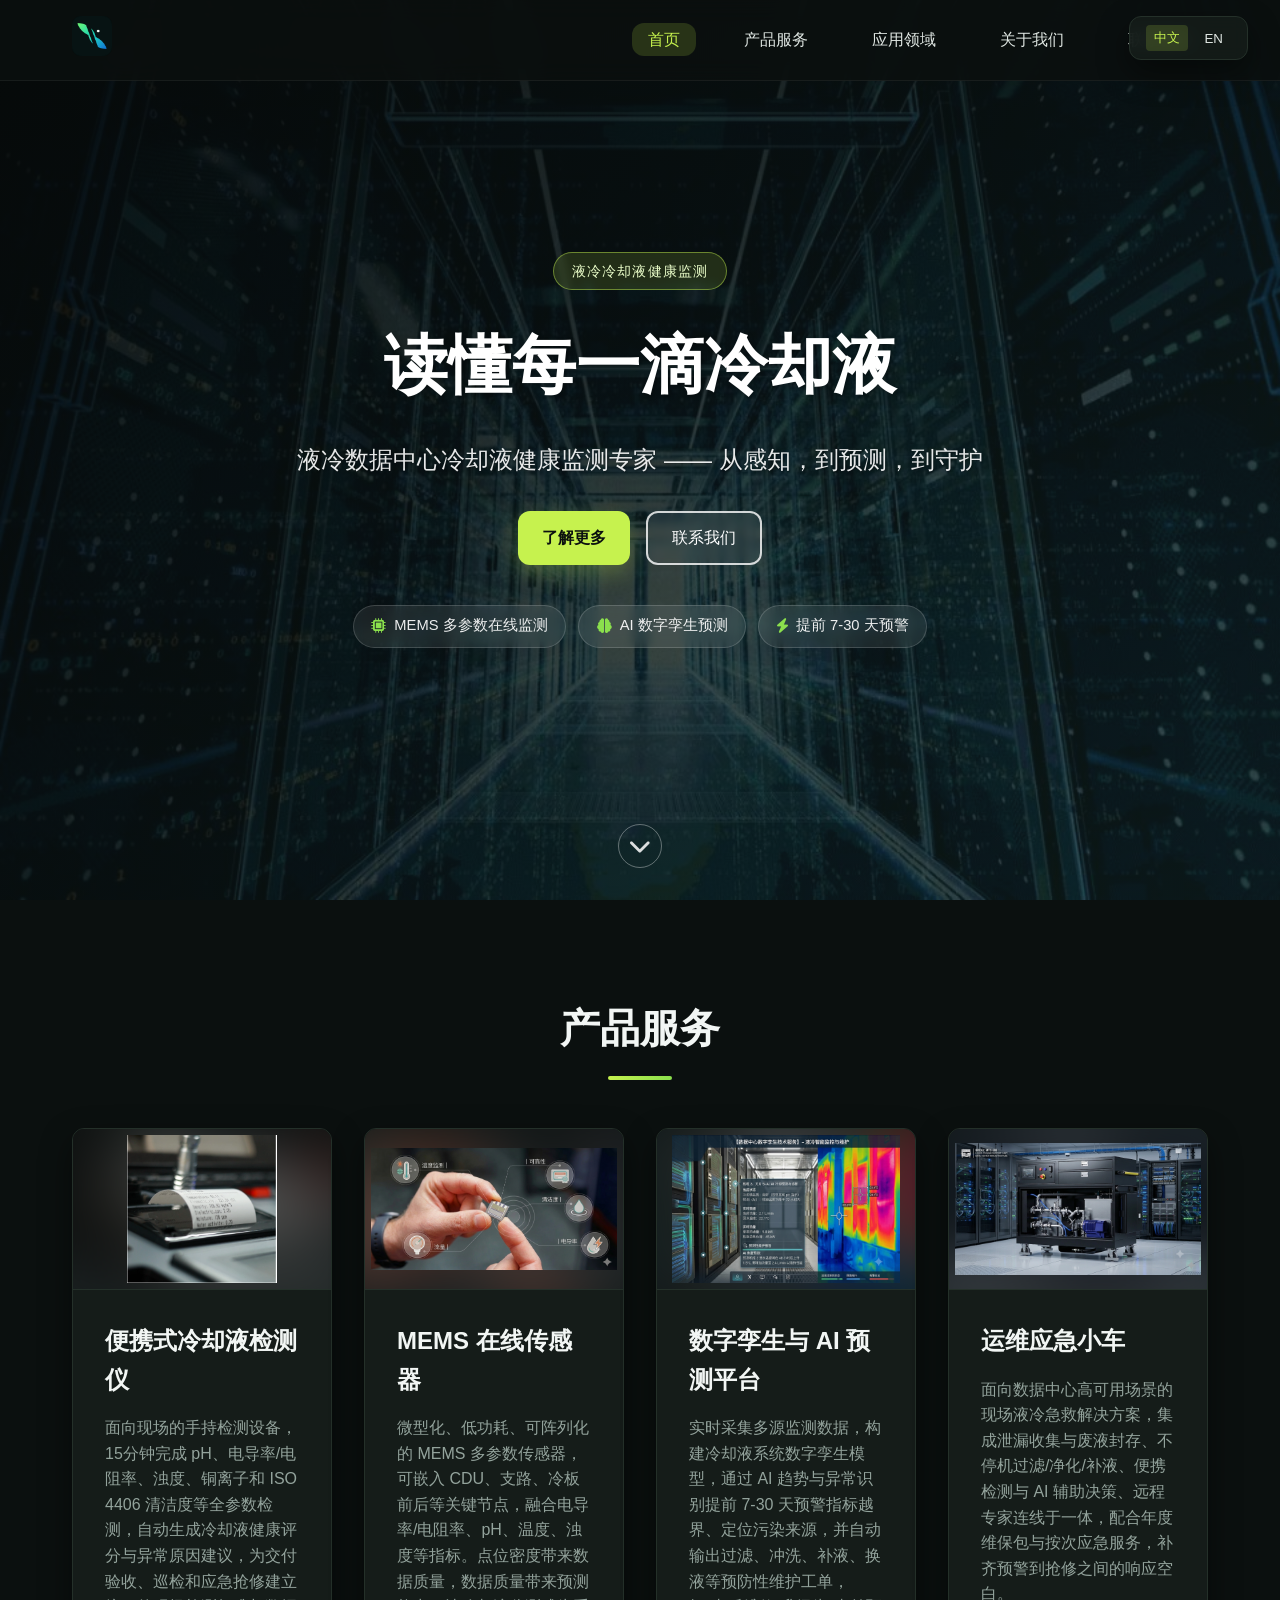
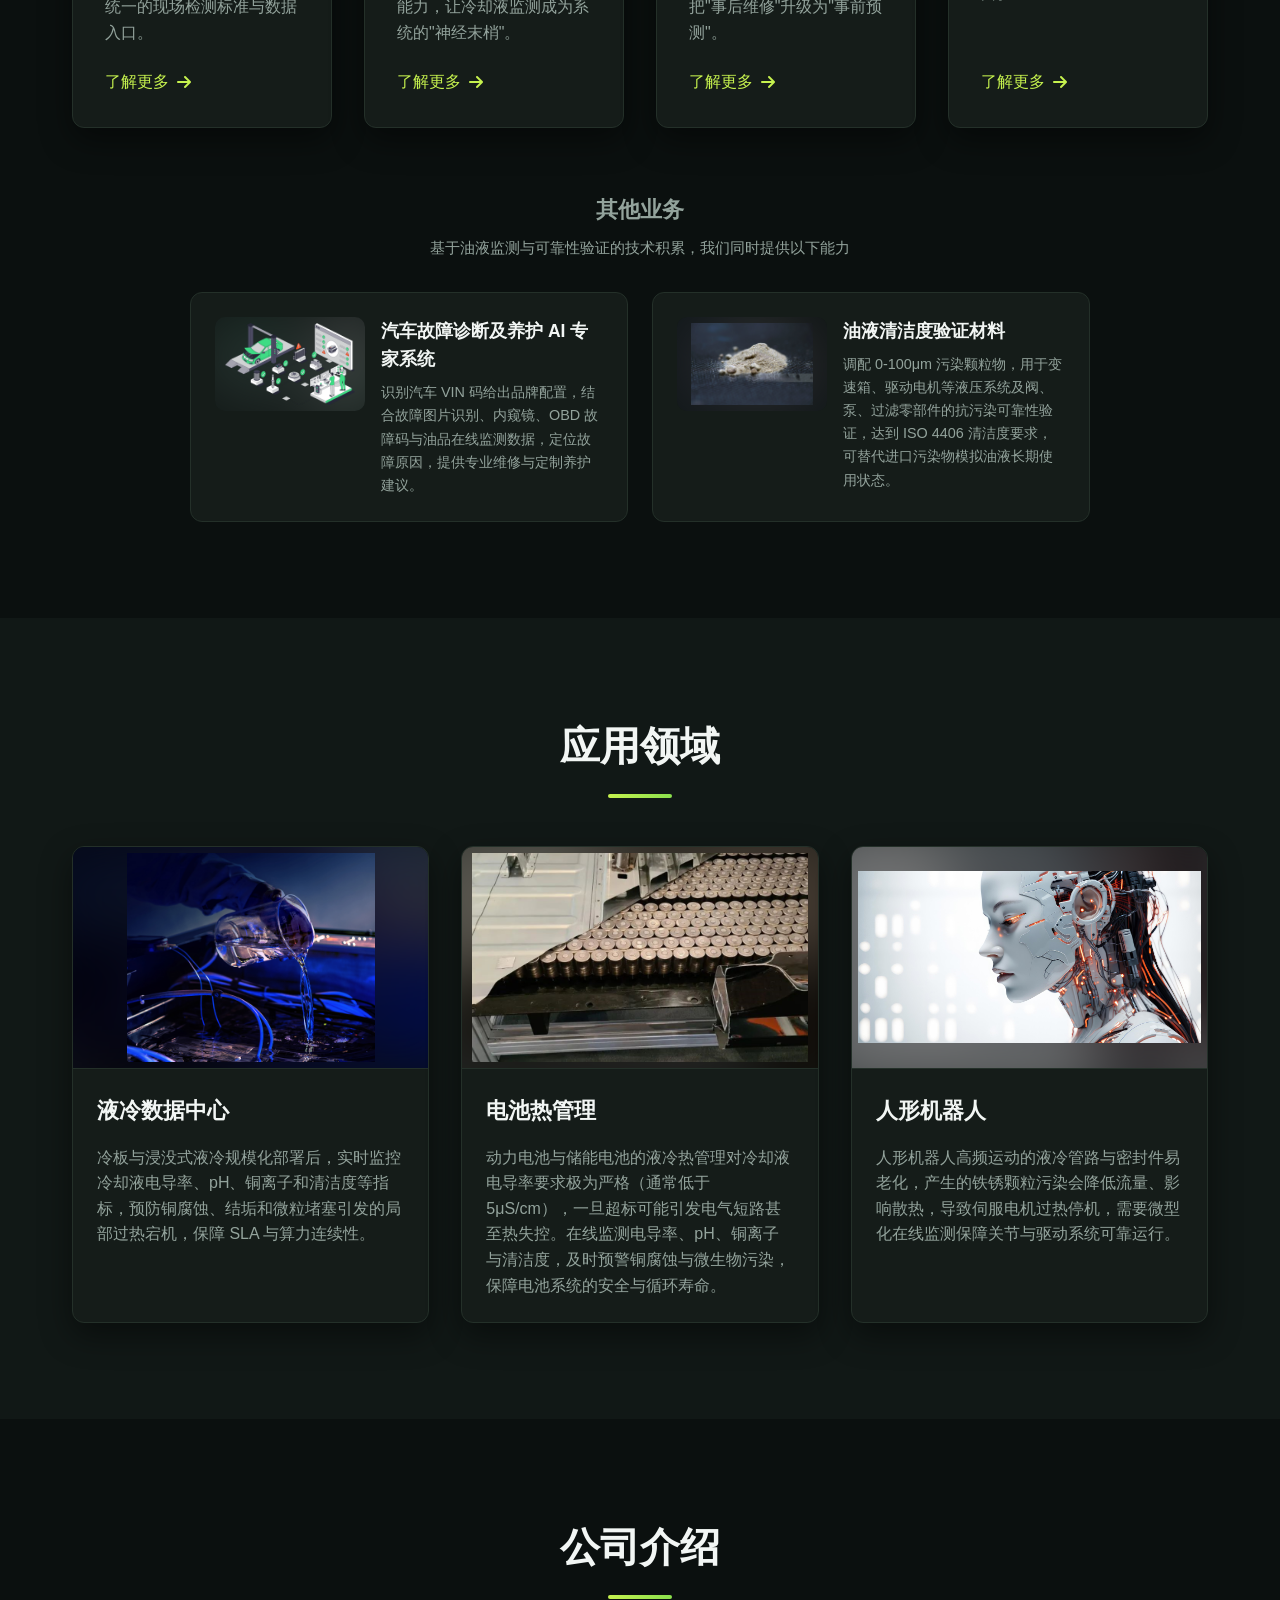
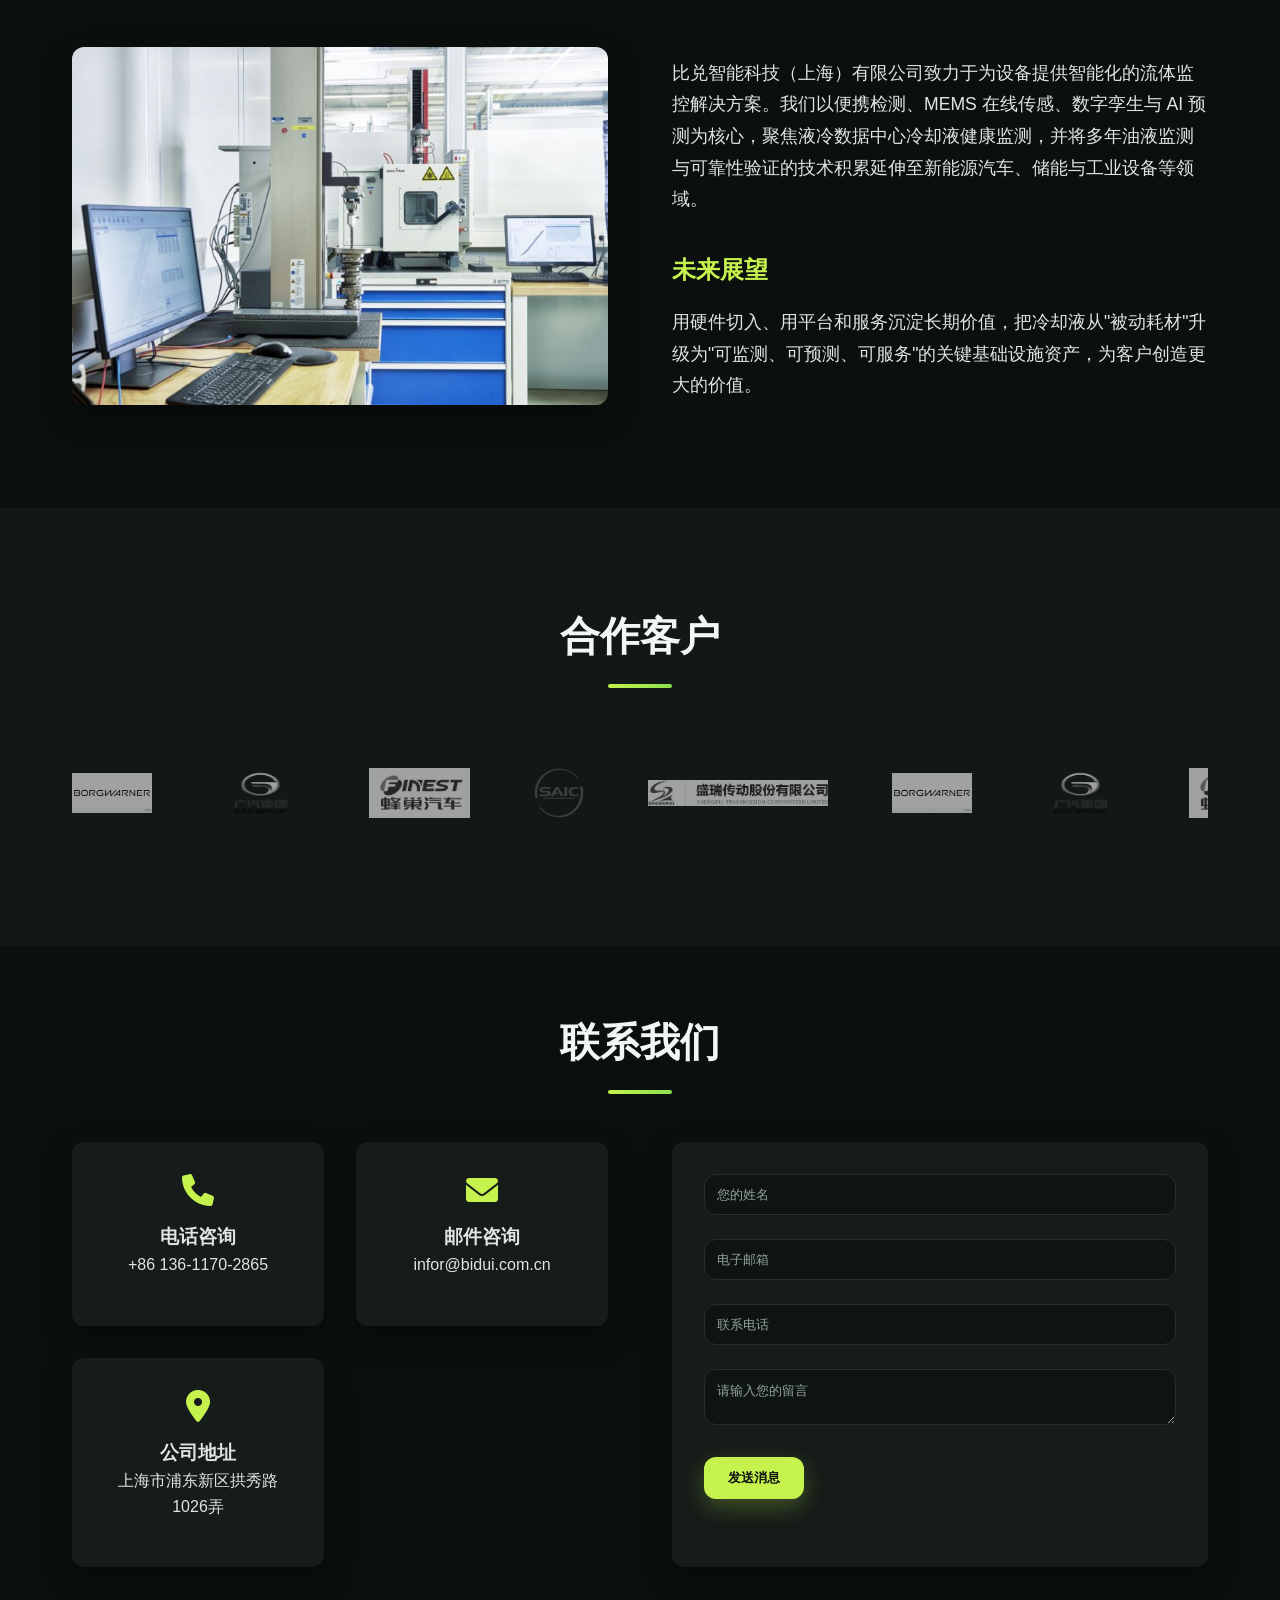
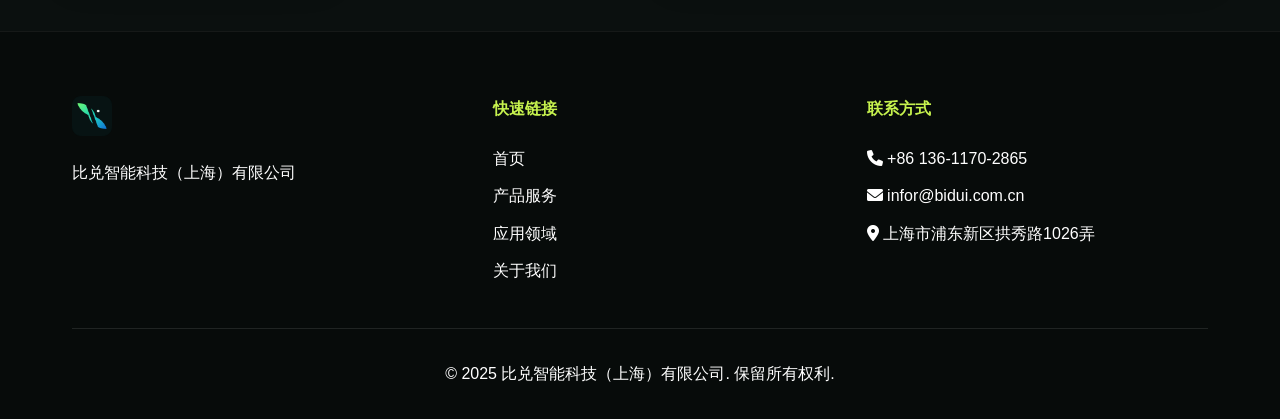
<file: index.html>
<!DOCTYPE html>
<html lang="zh">
<head>
    <meta charset="UTF-8">
    <meta name="viewport" content="width=device-width, initial-scale=1.0">
    <title>比兑智能科技 - 专业流体监控解决方案</title>
    <link rel="stylesheet" href="styles.css">
    <link rel="stylesheet" href="https://cdnjs.cloudflare.com/ajax/libs/font-awesome/6.0.0/css/all.min.css">
    <link href="https://unpkg.com/aos@2.3.1/dist/aos.css" rel="stylesheet">
</head>
<body>
    <!-- 语言切换 -->
    <div class="language-switch">
        <button class="active" data-lang="zh">中文</button>
        <button data-lang="en">EN</button>
    </div>

    <!-- 导航栏 -->
    <nav class="main-nav">
        <div class="container nav-container">
            <a href="#" class="logo">
                <img src="images/bidui-logo.png" alt="比兑科技" class="logo-img">
            </a>
            <div class="nav-toggle">
                <span></span>
                <span></span>
                <span></span>
            </div>
            <ul class="nav-links">
                <li><a href="#home" class="active">首页</a></li>
                <li><a href="#products">产品服务</a></li>
                <li><a href="#applications">应用领域</a></li>
                <li><a href="#about">关于我们</a></li>
                <li><a href="#contact">联系我们</a></li>
            </ul>
        </div>
    </nav>

    <!-- 主横幅区域 -->
    <header id="home" class="hero">
        <img src="images/data center.png" alt="数据中心背景" class="hero-bg">
        <div class="container hero-content">
            <div class="hero-text" data-aos="fade-up">
                <span class="hero-eyebrow">液冷冷却液健康监测</span>
                <h1>读懂每一滴冷却液</h1>
                <p>液冷数据中心冷却液健康监测专家 —— 从感知，到预测，到守护</p>
                <div class="hero-buttons">
                    <a href="#products" class="btn btn-primary">了解更多</a>
                    <a href="#contact" class="btn btn-outline">联系我们</a>
                </div>
                <div class="hero-pills">
                    <span class="pill"><i class="fas fa-microchip"></i><span class="pill-text">MEMS 多参数在线监测</span></span>
                    <span class="pill"><i class="fas fa-brain"></i><span class="pill-text">AI 数字孪生预测</span></span>
                    <span class="pill"><i class="fas fa-bolt"></i><span class="pill-text">提前 7-30 天预警</span></span>
                </div>
            </div>
        </div>
        <a href="#products" class="hero-scroll" aria-label="向下滚动"><i class="fas fa-chevron-down"></i></a>
    </header>

    <!-- 产品服务区域 -->
    <section id="products" class="products section">
        <div class="container">
            <h2 class="section-title" data-aos="fade-up">产品服务</h2>
            <div class="product-grid">
                <div class="product-card" data-aos="fade-up" data-aos-delay="100">
                    <div class="card-media">
                        <img class="media-blur" src="images/products/portable-analyzer.jpg" alt="" aria-hidden="true">
                        <img src="images/products/portable-analyzer.jpg" data-base="images/products/portable-analyzer.jpg" data-fallback="images/portable-analyzer.svg" onerror="this.onerror=null;this.src='images/portable-analyzer.svg'" alt="便携式冷却液检测仪" class="media-main">
                    </div>
                    <div class="product-content">
                        <h3>便携式冷却液检测仪</h3>
                        <p>面向现场的手持检测设备，15分钟完成 pH、电导率/电阻率、浊度、铜离子和 ISO 4406 清洁度等全参数检测，自动生成冷却液健康评分与异常原因建议，为交付验收、巡检和应急抢修建立统一的现场检测标准与数据入口。</p>
                        <a href="#" class="learn-more">了解更多 <i class="fas fa-arrow-right"></i></a>
                    </div>
                </div>
                <div class="product-card" data-aos="fade-up" data-aos-delay="200">
                    <div class="card-media">
                        <img class="media-blur" src="images/products/mems-sensor.jpg" alt="" aria-hidden="true">
                        <img src="images/products/mems-sensor.jpg" data-base="images/products/mems-sensor.jpg" data-fallback="images/mems-sensor.svg" onerror="this.onerror=null;this.src='images/mems-sensor.svg'" alt="MEMS在线传感器" class="media-main">
                    </div>
                    <div class="product-content">
                        <h3>MEMS 在线传感器</h3>
                        <p>微型化、低功耗、可阵列化的 MEMS 多参数传感器，可嵌入 CDU、支路、冷板前后等关键节点，融合电导率/电阻率、pH、温度、浊度等指标。点位密度带来数据质量，数据质量带来预测能力，让冷却液监测成为系统的"神经末梢"。</p>
                        <a href="#" class="learn-more">了解更多 <i class="fas fa-arrow-right"></i></a>
                    </div>
                </div>
                <div class="product-card" data-aos="fade-up" data-aos-delay="300">
                    <div class="card-media">
                        <img class="media-blur" src="images/products/digital-twin.jpg" alt="" aria-hidden="true">
                        <img src="images/products/digital-twin.jpg" data-base="images/products/digital-twin.jpg" data-fallback="images/digital-twin.svg" onerror="this.onerror=null;this.src='images/digital-twin.svg'" alt="数字孪生与AI预测平台" class="media-main">
                    </div>
                    <div class="product-content">
                        <h3>数字孪生与 AI 预测平台</h3>
                        <p>实时采集多源监测数据，构建冷却液系统数字孪生模型，通过 AI 趋势与异常识别提前 7-30 天预警指标越界、定位污染来源，并自动输出过滤、冲洗、补液、换液等预防性维护工单，把"事后维修"升级为"事前预测"。</p>
                        <a href="#" class="learn-more">了解更多 <i class="fas fa-arrow-right"></i></a>
                    </div>
                </div>
                <div class="product-card" data-aos="fade-up" data-aos-delay="400">
                    <div class="card-media">
                        <img class="media-blur" src="images/products/rescue-cart.jpg" alt="" aria-hidden="true">
                        <img src="images/products/rescue-cart.jpg" data-base="images/products/rescue-cart.jpg" data-fallback="images/rescue-cart.svg" onerror="this.onerror=null;this.src='images/rescue-cart.svg'" alt="运维应急小车" class="media-main">
                    </div>
                    <div class="product-content">
                        <h3>运维应急小车</h3>
                        <p>面向数据中心高可用场景的现场液冷急救解决方案，集成泄漏收集与废液封存、不停机过滤/净化/补液、便携检测与 AI 辅助决策、远程专家连线于一体，配合年度维保包与按次应急服务，补齐预警到抢修之间的响应空白。</p>
                        <a href="#" class="learn-more">了解更多 <i class="fas fa-arrow-right"></i></a>
                    </div>
                </div>
            </div>

            <!-- 其他业务子栏目 -->
            <div class="other-business" data-aos="fade-up">
                <h3 class="other-title">其他业务</h3>
                <p class="other-subtitle">基于油液监测与可靠性验证的技术积累，我们同时提供以下能力</p>
                <div class="other-grid">
                    <div class="other-card">
                        <div class="card-media other-media">
                            <img class="media-blur" src="images/others/auto-diagnosis.jpg" alt="" aria-hidden="true">
                            <img src="images/others/auto-diagnosis.jpg" data-base="images/others/auto-diagnosis.jpg" data-fallback="images/other-auto-diagnosis.svg" onerror="this.onerror=null;this.src='images/other-auto-diagnosis.svg'" alt="汽车故障诊断及养护 AI 专家系统" class="media-main">
                        </div>
                        <div>
                            <h4>汽车故障诊断及养护 AI 专家系统</h4>
                            <p>识别汽车 VIN 码给出品牌配置，结合故障图片识别、内窥镜、OBD 故障码与油品在线监测数据，定位故障原因，提供专业维修与定制养护建议。</p>
                        </div>
                    </div>
                    <div class="other-card">
                        <div class="card-media other-media">
                            <img class="media-blur" src="images/others/oil-cleanliness.jpg" alt="" aria-hidden="true">
                            <img src="images/others/oil-cleanliness.jpg" data-base="images/others/oil-cleanliness.jpg" data-fallback="images/other-oil-cleanliness.svg" onerror="this.onerror=null;this.src='images/other-oil-cleanliness.svg'" alt="油液清洁度验证材料" class="media-main">
                        </div>
                        <div>
                            <h4>油液清洁度验证材料</h4>
                            <p>调配 0-100μm 污染颗粒物，用于变速箱、驱动电机等液压系统及阀、泵、过滤零部件的抗污染可靠性验证，达到 ISO 4406 清洁度要求，可替代进口污染物模拟油液长期使用状态。</p>
                        </div>
                    </div>
                </div>
            </div>
        </div>
    </section>

    <!-- 应用领域区域 -->
    <section id="applications" class="applications section">
        <div class="container">
            <h2 class="section-title" data-aos="fade-up">应用领域</h2>
            <div class="application-grid">
                <div class="application-card" data-aos="fade-up" data-aos-delay="100">
                    <div class="card-media">
                        <img class="media-blur" src="images/applications/datacenter.jpg" alt="" aria-hidden="true">
                        <img src="images/applications/datacenter.jpg" data-base="images/applications/datacenter.jpg" data-fallback="images/app-datacenter.svg" onerror="this.onerror=null;this.src='images/app-datacenter.svg'" alt="液冷数据中心" class="media-main">
                    </div>
                    <h3>液冷数据中心</h3>
                    <p>冷板与浸没式液冷规模化部署后，实时监控冷却液电导率、pH、铜离子和清洁度等指标，预防铜腐蚀、结垢和微粒堵塞引发的局部过热宕机，保障 SLA 与算力连续性。</p>
                </div>
                <div class="application-card" data-aos="fade-up" data-aos-delay="200">
                    <div class="card-media">
                        <img class="media-blur" src="images/applications/battery-thermal.jpg" alt="" aria-hidden="true">
                        <img src="images/applications/battery-thermal.jpg" data-base="images/applications/battery-thermal.jpg" data-fallback="images/app-ev-storage.svg" onerror="this.onerror=null;this.src='images/app-ev-storage.svg'" alt="电池热管理" class="media-main">
                    </div>
                    <h3>电池热管理</h3>
                    <p>动力电池与储能电池的液冷热管理对冷却液电导率要求极为严格（通常低于 5μS/cm），一旦超标可能引发电气短路甚至热失控。在线监测电导率、pH、铜离子与清洁度，及时预警铜腐蚀与微生物污染，保障电池系统的安全与循环寿命。</p>
                </div>
                <div class="application-card" data-aos="fade-up" data-aos-delay="300">
                    <div class="card-media">
                        <img class="media-blur" src="images/applications/humanoid-robot.jpg" alt="" aria-hidden="true">
                        <img src="images/applications/humanoid-robot.jpg" data-base="images/applications/humanoid-robot.jpg" data-fallback="images/app-humanoid-robot.svg" onerror="this.onerror=null;this.src='images/app-humanoid-robot.svg'" alt="人形机器人" class="media-main">
                    </div>
                    <h3>人形机器人</h3>
                    <p>人形机器人高频运动的液冷管路与密封件易老化，产生的铁锈颗粒污染会降低流量、影响散热，导致伺服电机过热停机，需要微型化在线监测保障关节与驱动系统可靠运行。</p>
                </div>
            </div>
        </div>
    </section>

    <!-- 公司介绍 -->
    <section id="about" class="about section">
        <div class="container">
            <h2 class="section-title" data-aos="fade-up">公司介绍</h2>
            <div class="about-content">
                <div class="about-image" data-aos="fade-right">
                    <img src="images/office.png" alt="公司办公环境">
                </div>
                <div class="about-text" data-aos="fade-left">
                    <p>比兑智能科技（上海）有限公司致力于为设备提供智能化的流体监控解决方案。我们以便携检测、MEMS 在线传感、数字孪生与 AI 预测为核心，聚焦液冷数据中心冷却液健康监测，并将多年油液监测与可靠性验证的技术积累延伸至新能源汽车、储能与工业设备等领域。</p>
                    <div class="vision">
                        <h3>未来展望</h3>
                        <p>用硬件切入、用平台和服务沉淀长期价值，把冷却液从"被动耗材"升级为"可监测、可预测、可服务"的关键基础设施资产，为客户创造更大的价值。</p>
                    </div>
                </div>
            </div>
        </div>
    </section>

    <!-- 合作伙伴轮播 -->
    <section class="partners section">
        <div class="container">
            <h2 class="section-title" data-aos="fade-up">合作客户</h2>
            <div class="partner-slider" data-aos="fade-up">
                <div class="partner-track">
                    <div class="partner-logos">
                        <!-- 合作伙伴logo将通过JavaScript动态加载 -->
                    </div>
                </div>
            </div>
        </div>
    </section>

    <!-- 联系我们区域 -->
    <section id="contact" class="contact section">
        <div class="container">
            <h2 class="section-title" data-aos="fade-up">联系我们</h2>
            <div class="contact-content">
                <div class="contact-info" data-aos="fade-right">
                    <div class="info-card">
                        <i class="fas fa-phone"></i>
                        <h3>电话咨询</h3>
                        <p>+86 136-1170-2865</p>
                    </div>
                    <div class="info-card">
                        <i class="fas fa-envelope"></i>
                        <h3>邮件咨询</h3>
                        <p>infor@bidui.com.cn</p>
                    </div>
                    <div class="info-card">
                        <i class="fas fa-map-marker-alt"></i>
                        <h3>公司地址</h3>
                        <p>上海市浦东新区拱秀路1026弄</p>
                    </div>
                </div>
                <form class="contact-form" data-aos="fade-left" novalidate>
                    <div class="form-group">
                        <input type="text" name="name" placeholder="您的姓名" required>
                    </div>
                    <div class="form-group">
                        <input type="email" name="email" placeholder="电子邮箱" required>
                    </div>
                    <div class="form-group">
                        <input type="tel" name="phone" placeholder="联系电话" required>
                    </div>
                    <div class="form-group">
                        <textarea name="message" placeholder="请输入您的留言" required></textarea>
                    </div>
                    <!-- 蜜罐字段：真人看不到，机器人填了就丢弃 -->
                    <div class="form-honeypot" aria-hidden="true">
                        <input type="text" name="_gotcha" tabindex="-1" autocomplete="off">
                    </div>
                    <button type="submit" class="btn btn-primary">发送消息</button>
                    <p class="form-status" role="status" aria-live="polite"></p>
                </form>
            </div>
        </div>
    </section>

    <!-- 页脚 -->
    <footer class="footer">
        <div class="container">
            <div class="footer-content">
                <div class="footer-info">
                    <img src="images/bidui-logo.png" alt="比对科技" class="footer-logo">
                    <p>比兑智能科技（上海）有限公司</p>
                </div>
                <div class="footer-links">
                    <div class="footer-column">
                        <h4>快速链接</h4>
                        <ul>
                            <li><a href="#home">首页</a></li>
                            <li><a href="#products">产品服务</a></li>
                            <li><a href="#applications">应用领域</a></li>
                            <li><a href="#about">关于我们</a></li>
                        </ul>
                    </div>
                    <div class="footer-column">
                        <h4>联系方式</h4>
                        <ul>
                            <li><i class="fas fa-phone"></i> +86 136-1170-2865</li>
                            <li><i class="fas fa-envelope"></i> infor@bidui.com.cn</li>
                            <li><i class="fas fa-map-marker-alt"></i> 上海市浦东新区拱秀路1026弄</li>
                        </ul>
                    </div>
                </div>
            </div>
            <div class="footer-bottom">
                <p>&copy; 2025 比兑智能科技（上海）有限公司， 保留所有权利.</p>
            </div>
        </div>
    </footer>

    <!-- Scripts -->
    <script src="https://unpkg.com/aos@2.3.1/dist/aos.js"></script>
    <script src="content.js"></script>
    <script src="contact-form.js"></script>
    <script>
        // 初始化AOS动画库
        AOS.init({
            duration: 1000,
            once: true
        });

        // 导航栏切换
        document.querySelector('.nav-toggle').addEventListener('click', function() {
            document.querySelector('.nav-links').classList.toggle('active');
            this.classList.toggle('active');
        });

        // 语言切换
        // 网站文案已移至 content.js（请在该文件修改中英文案）

        document.querySelectorAll('.language-switch button').forEach(button => {
            button.addEventListener('click', function() {
                const lang = this.dataset.lang;
                document.querySelectorAll('.language-switch button').forEach(btn => {
                    btn.classList.remove('active');
                });
                this.classList.add('active');
                
                // 更新语言
                document.documentElement.lang = lang;
                updateContent(lang);
            });
        });

        // 语言相关图片切换：英文优先尝试 xxx-en.jpg，缺失则回退中文图，再回退 SVG 占位图
        function applyImageLang(lang) {
            document.querySelectorAll('img[data-base]').forEach(img => {
                const base = img.getAttribute('data-base');
                const fallback = img.getAttribute('data-fallback');
                const enSrc = base.replace(/(\.[a-z0-9]+)$/i, '-en$1');
                const chain = lang === 'en' ? [enSrc, base, fallback] : [base, fallback];
                const blur = img.parentElement.querySelector('.media-blur');
                let step = 0;

                // 模糊衬底始终跟随主图最终加载成功的那张
                function syncBlur() {
                    if (!blur) return;
                    blur.src = img.currentSrc || img.src;
                    blur.style.display = '';
                }
                if (blur) {
                    blur.onerror = function() { this.style.display = 'none'; };
                }

                img.onload = syncBlur;
                img.onerror = function() {
                    step += 1;
                    if (step < chain.length) {
                        this.src = chain[step];
                    } else {
                        this.onerror = null;
                    }
                };
                if (img.getAttribute('src') !== chain[0]) {
                    img.src = chain[0];
                } else if (img.complete && img.naturalWidth > 0) {
                    syncBlur();
                }
            });
        }

        function updateContent(lang) {
            const content = translations[lang];

            applyImageLang(lang);

            // 更新导航
            document.querySelectorAll('.nav-links a').forEach((link, index) => {
                const key = Object.keys(content.nav)[index];
                link.textContent = content.nav[key];
            });
            
            // 更新hero区域
            document.querySelector('.hero-eyebrow').textContent = content.hero.eyebrow;
            document.querySelector('.hero-text h1').textContent = content.hero.title;
            document.querySelector('.hero-text p').textContent = content.hero.subtitle;
            document.querySelector('.hero-buttons .btn-primary').textContent = content.hero.learnMore;
            document.querySelector('.hero-buttons .btn-outline').textContent = content.hero.contactUs;
            document.querySelectorAll('.hero-pills .pill-text').forEach((el, i) => {
                if (content.hero.pills && content.hero.pills[i]) el.textContent = content.hero.pills[i];
            });
            
            // 更新产品服务区域
            document.querySelector('#products .section-title').textContent = content.products.title;
            const productCards = document.querySelectorAll('.product-card');
            productCards.forEach((card, index) => {
                const cardContent = content.products[`card${index + 1}`];
                if (!cardContent) return;
                card.querySelector('h3').textContent = cardContent.title;
                card.querySelector('p').textContent = cardContent.desc;
                card.querySelector('.learn-more').childNodes[0].textContent = cardContent.learnMore + ' ';
            });

            // 更新其他业务子栏目
            if (content.others) {
                document.querySelector('.other-business .other-title').textContent = content.others.title;
                document.querySelector('.other-business .other-subtitle').textContent = content.others.subtitle;
                const otherCards = document.querySelectorAll('.other-card');
                otherCards.forEach((card, index) => {
                    const item = content.others[`item${index + 1}`];
                    if (!item) return;
                    card.querySelector('h4').textContent = item.title;
                    card.querySelector('p').textContent = item.desc;
                });
            }

            // 更新应用领域
            document.querySelector('#applications .section-title').textContent = content.applications.title;
            const applicationCards = document.querySelectorAll('.application-card');
            applicationCards.forEach((card, index) => {
                const cardContent = content.applications[`card${index + 1}`];
                card.querySelector('h3').textContent = cardContent.title;
                card.querySelector('p').textContent = cardContent.desc;
            });
            
            // 更新关于我们
            document.querySelector('#about .section-title').textContent = content.about.title;
            document.querySelector('.about-text > p').textContent = content.about.desc;
            document.querySelector('.vision h3').textContent = content.about.vision.title;
            document.querySelector('.vision p').textContent = content.about.vision.desc;
            
            // 更新联系我们
            document.querySelector('#contact .section-title').textContent = content.contact.title;
            document.querySelectorAll('.info-card h3')[0].textContent = content.contact.phone;
            document.querySelectorAll('.info-card h3')[1].textContent = content.contact.email;
            document.querySelectorAll('.info-card h3')[2].textContent = content.contact.address;
            
            // 更新表单（按字段名对应，避免依赖 DOM 顺序）
            ['name', 'email', 'phone', 'message'].forEach(field => {
                const input = document.querySelector(`.contact-form [name="${field}"]`);
                if (input) input.placeholder = content.contact.form[field];
            });
            document.querySelector('.contact-form .btn-primary').textContent = content.contact.form.submit;
            // 语言切换后清空上一次的发送状态提示
            const formStatus = document.querySelector('.contact-form .form-status');
            if (formStatus) {
                formStatus.textContent = '';
                formStatus.className = 'form-status';
            }
            
            // 更新合作客户标题
            document.querySelector('.partners .section-title').textContent = content.partners.title;
            
            // 更新页脚内容
            document.querySelector('.footer-info p').textContent = content.footer.company;
            const footerH4 = document.querySelectorAll('.footer-column h4');
            if (footerH4[0]) footerH4[0].textContent = content.footer.quickLinks;
            if (footerH4[1]) footerH4[1].textContent = content.footer.contactInfo;
            document.querySelector('.footer-bottom p').textContent = content.footer.copyright;
            
            // 更新快速链接
            const quickLinksItems = document.querySelectorAll('.footer-column:first-child ul li a');
            quickLinksItems.forEach((link, index) => {
                const key = Object.keys(content.footer.quickLinksItems)[index];
                link.textContent = content.footer.quickLinksItems[key];
            });
            
            // 更新联系信息
            const contactItems = document.querySelectorAll('.footer-column:last-child ul li');
            contactItems.forEach(item => {
                if (item.querySelector('i.fa-phone')) {
                    item.childNodes[1].textContent = ' +86 136-1170-2865';
                } else if (item.querySelector('i.fa-envelope')) {
                    item.childNodes[1].textContent = ' infor@bidui.com.cn';
                } else if (item.querySelector('i.fa-map-marker-alt')) {
                    item.childNodes[1].textContent = ' ' + content.footer.address;
                }
            });

            // 更新地址显示在联系我们区域
            const addressCard = document.querySelector('.info-card:last-child p');
            addressCard.textContent = content.footer.address;
        }

        // 合作伙伴logo轮播
        const partnerLogos = [
            'images/partners/partner-1.png',
            'images/partners/partner-2.png',
            'images/partners/partner-3.png',
            'images/partners/partner-4.png',
            'images/partners/partner-5.png'
        ];

        const logoContainer = document.querySelector('.partner-logos');
        
        // 创建两组logo以实现无缝滚动
        function appendLogo(logo) {
            const img = document.createElement('img');
            img.src = logo;
            img.alt = 'our customers';
            // 缺失的 logo 自动隐藏，避免出现破图
            img.onerror = function() { this.style.display = 'none'; };
            logoContainer.appendChild(img);
        }

        function createLogos() {
            partnerLogos.forEach(appendLogo);
            // 复制一组用于无缝滚动
            partnerLogos.forEach(appendLogo);
        }

        updateContent('zh'); // 首屏即从 content.js 渲染中文
        createLogos();
    </script>
</body>
</html>
</file>
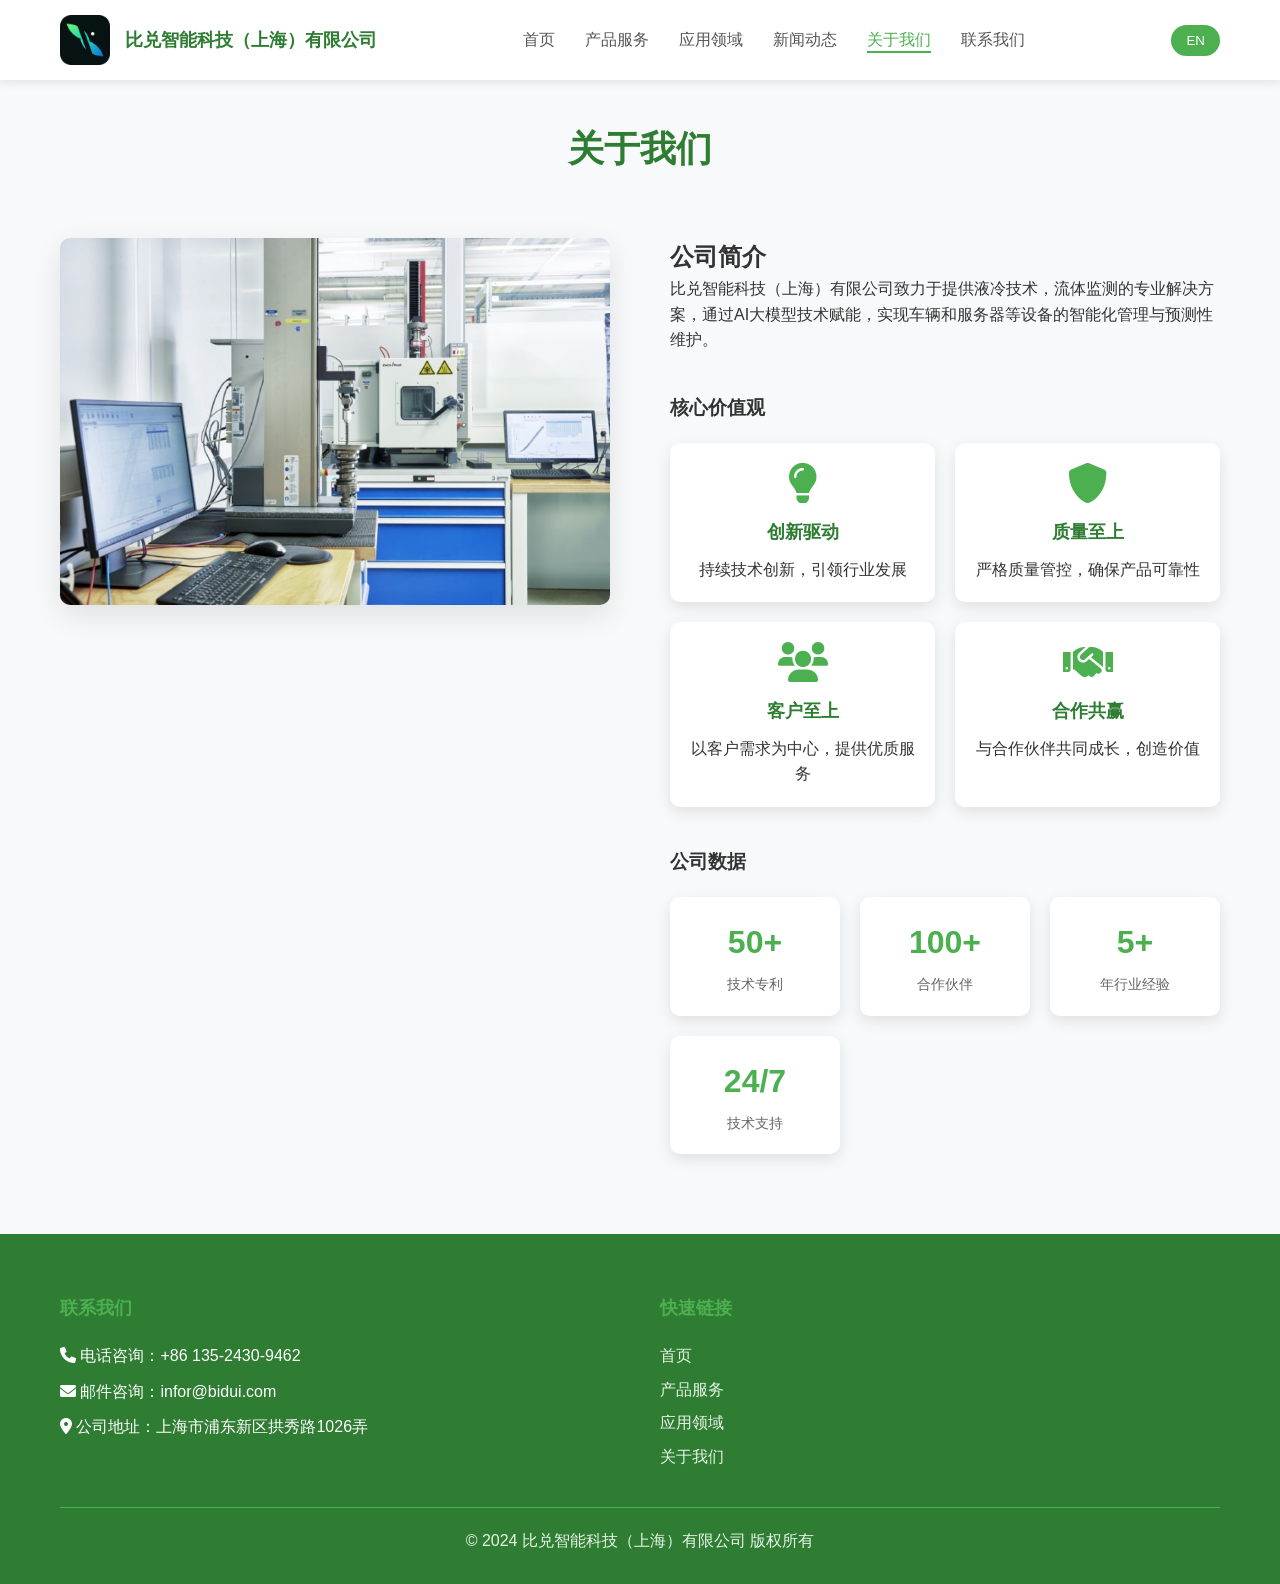
<file: about.html>
<!DOCTYPE html>
<html lang="zh-CN">
<head>
    <meta charset="UTF-8">
    <meta name="viewport" content="width=device-width, initial-scale=1.0">
    <title>关于我们 - 比兑智能科技</title>
    <link rel="stylesheet" href="css/style.css">
    <link rel="stylesheet" href="https://cdnjs.cloudflare.com/ajax/libs/font-awesome/6.0.0/css/all.min.css">
</head>
<body>
    <!-- Header -->
    <header class="header">
        <div class="container">
            <div class="logo">
                <img src="images/bidui-logo.png" alt="比兑智能科技" style="height: 50px;">
                <h1 data-zh="比兑智能科技（上海）有限公司" data-en="Bidui Intelligent Technology Shanghai Co., Ltd.">比兑智能科技（上海）有限公司</h1>
            </div>
            <nav class="nav">
                <ul>
                    <li><a href="index.html" data-zh="首页" data-en="Home">首页</a></li>
                    <li><a href="products.html" data-zh="产品服务" data-en="Products">产品服务</a></li>
                    <li><a href="applications.html" data-zh="应用领域" data-en="Applications">应用领域</a></li>
                    <li><a href="news.html" data-zh="新闻动态" data-en="News">新闻动态</a></li>
                    <li><a href="about.html" class="active" data-zh="关于我们" data-en="About">关于我们</a></li>
                    <li><a href="contact.html" data-zh="联系我们" data-en="Contact">联系我们</a></li>
                </ul>
            </nav>
            <div class="language-toggle">
                <button id="lang-toggle" data-lang="zh">EN</button>
            </div>
            <div class="mobile-menu-toggle">
                <i class="fas fa-bars"></i>
            </div>
        </div>
    </header>

    <!-- About Section -->
    <section class="about-page">
        <div class="container">
            <h1 data-zh="关于我们" data-en="About Us">关于我们</h1>

            <div class="about-content">
                <div class="about-image">
                    <img src="images/office.png" alt="比兑智能科技办公室" data-zh="比兑智能科技办公室" data-en="Bidui Intelligent Technology Office">
                </div>
                <div class="about-text">
                    <h2 data-zh="公司简介" data-en="Company Profile">公司简介</h2>
                    <p data-zh="比兑智能科技（上海）有限公司致力于提供液冷技术，流体监测的专业解决方案，通过AI大模型技术赋能，实现车辆和服务器等设备的智能化管理与预测性维护。" data-en="Bidui Intelligent Technology (Shanghai) Co., Ltd. is committed to providing professional solutions for liquid cooling technology and fluid monitoring, empowering intelligent management and predictive maintenance of vehicles, servers and other equipment through AI large model technology.">
                        比兑智能科技（上海）有限公司致力于提供液冷技术，流体监测的专业解决方案，通过AI大模型技术赋能，实现车辆和服务器等设备的智能化管理与预测性维护。
                    </p>

                    <div class="company-values">
                        <h3 data-zh="核心价值观" data-en="Core Values">核心价值观</h3>
                        <div class="values-grid">
                            <div class="value-item">
                                <i class="fas fa-lightbulb"></i>
                                <h4 data-zh="创新驱动" data-en="Innovation Driven">创新驱动</h4>
                                <p data-zh="持续技术创新，引领行业发展" data-en="Continuous technological innovation, leading industry development">持续技术创新，引领行业发展</p>
                            </div>
                            <div class="value-item">
                                <i class="fas fa-shield-alt"></i>
                                <h4 data-zh="质量至上" data-en="Quality First">质量至上</h4>
                                <p data-zh="严格质量管控，确保产品可靠性" data-en="Strict quality control to ensure product reliability">严格质量管控，确保产品可靠性</p>
                            </div>
                            <div class="value-item">
                                <i class="fas fa-users"></i>
                                <h4 data-zh="客户至上" data-en="Customer First">客户至上</h4>
                                <p data-zh="以客户需求为中心，提供优质服务" data-en="Customer-centric, providing quality service">以客户需求为中心，提供优质服务</p>
                            </div>
                            <div class="value-item">
                                <i class="fas fa-handshake"></i>
                                <h4 data-zh="合作共赢" data-en="Win-Win Cooperation">合作共赢</h4>
                                <p data-zh="与合作伙伴共同成长，创造价值" data-en="Grow together with partners, create value">与合作伙伴共同成长，创造价值</p>
                            </div>
                        </div>
                    </div>

                    <div class="company-stats">
                        <h3 data-zh="公司数据" data-en="Company Statistics">公司数据</h3>
                        <div class="stats-grid">
                            <div class="stat-item">
                                <div class="stat-number">50+</div>
                                <div class="stat-label" data-zh="技术专利" data-en="Technical Patents">技术专利</div>
                            </div>
                            <div class="stat-item">
                                <div class="stat-number">100+</div>
                                <div class="stat-label" data-zh="合作伙伴" data-en="Partners">合作伙伴</div>
                            </div>
                            <div class="stat-item">
                                <div class="stat-number">5+</div>
                                <div class="stat-label" data-zh="年行业经验" data-en="Years Experience">年行业经验</div>
                            </div>
                            <div class="stat-item">
                                <div class="stat-number">24/7</div>
                                <div class="stat-label" data-zh="技术支持" data-en="Technical Support">技术支持</div>
                            </div>
                        </div>
                    </div>
                </div>
            </div>
        </div>
    </section>

    <!-- Footer -->
    <footer class="footer">
        <div class="container">
            <div class="footer-content">
                <div class="footer-section">
                    <h3 data-zh="联系我们" data-en="Contact Us">联系我们</h3>
                    <p><i class="fas fa-phone"></i> <span data-zh="电话咨询：+86 135-2430-9462" data-en="Phone: +86 135-2430-9462">电话咨询：+86 135-2430-9462</span></p>
                    <p><i class="fas fa-envelope"></i> <span data-zh="邮件咨询：infor@bidui.com" data-en="Email: infor@bidui.com">邮件咨询：infor@bidui.com</span></p>
                    <p><i class="fas fa-map-marker-alt"></i> <span data-zh="公司地址：上海市浦东新区拱秀路1026弄" data-en="Address: No. 1026 Gongxiu Road, Pudong New Area, Shanghai">公司地址：上海市浦东新区拱秀路1026弄</span></p>
                </div>
                <div class="footer-section">
                    <h3 data-zh="快速链接" data-en="Quick Links">快速链接</h3>
                    <ul>
                        <li><a href="index.html" data-zh="首页" data-en="Home">首页</a></li>
                        <li><a href="products.html" data-zh="产品服务" data-en="Products">产品服务</a></li>
                        <li><a href="applications.html" data-zh="应用领域" data-en="Applications">应用领域</a></li>
                        <li><a href="about.html" data-zh="关于我们" data-en="About Us">关于我们</a></li>
                    </ul>
                </div>
            </div>
            <div class="footer-bottom">
                <p data-zh="© 2024 比兑智能科技（上海）有限公司 版权所有" data-en="© 2024 Bidui Intelligent Technology (Shanghai) Co., Ltd. All rights reserved">© 2024 比兑智能科技（上海）有限公司 版权所有</p>
            </div>
        </div>
    </footer>

    <script src="js/script.js"></script>
</body>
</html>
</file>
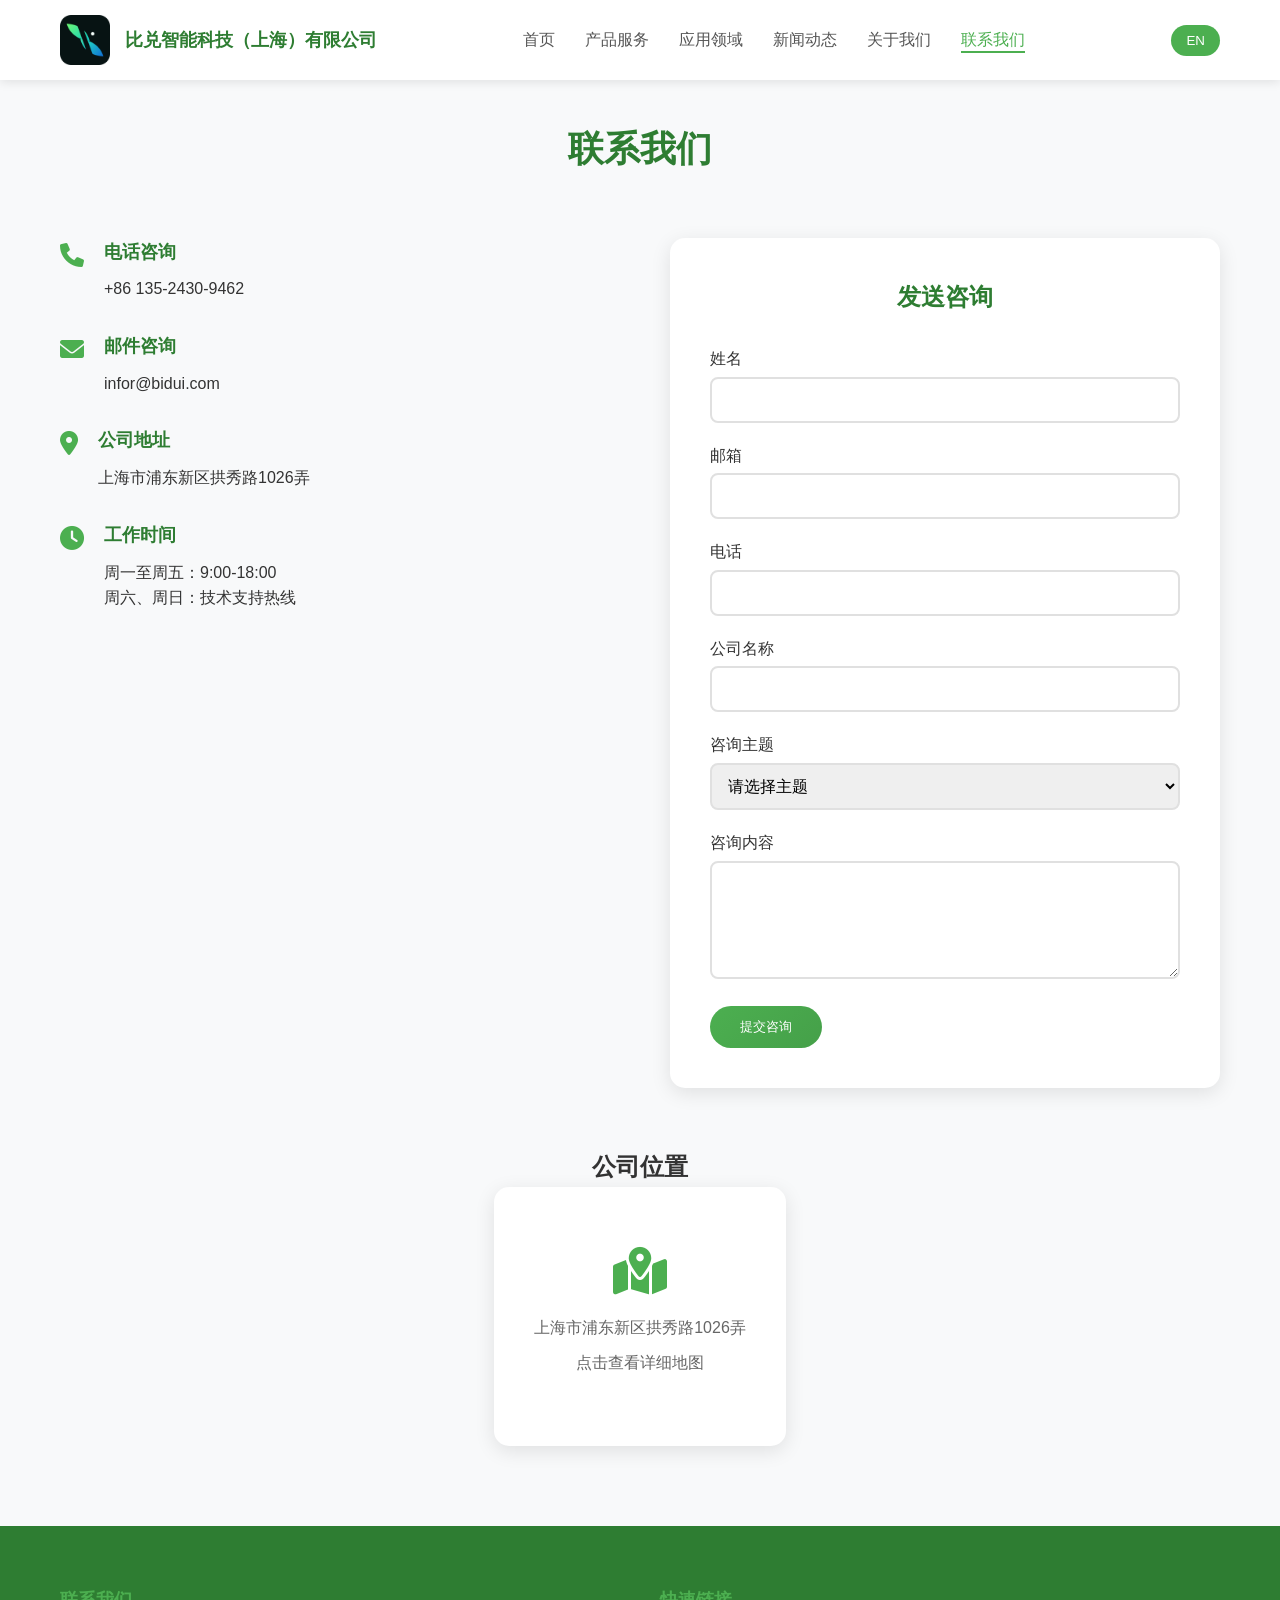
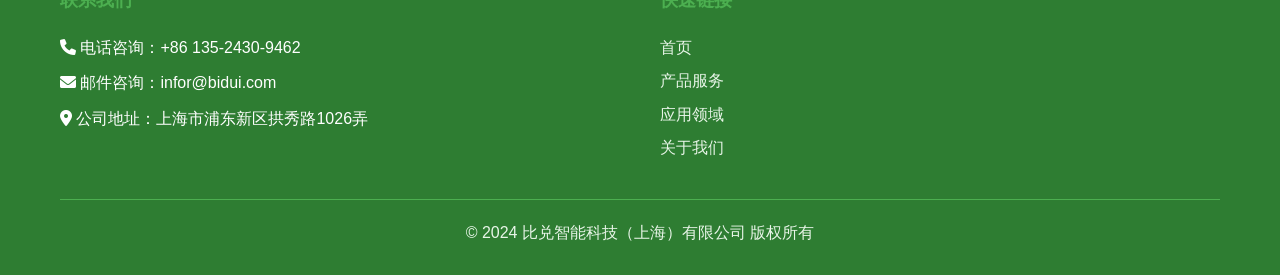
<file: contact.html>
<!DOCTYPE html>
<html lang="zh-CN">
<head>
    <meta charset="UTF-8">
    <meta name="viewport" content="width=device-width, initial-scale=1.0">
    <title>联系我们 - 比兑智能科技</title>
    <link rel="stylesheet" href="css/style.css">
    <link rel="stylesheet" href="https://cdnjs.cloudflare.com/ajax/libs/font-awesome/6.0.0/css/all.min.css">
</head>
<body>
    <!-- Header -->
    <header class="header">
        <div class="container">
            <div class="logo">
                <img src="images/bidui-logo.png" alt="比兑智能科技" style="height: 50px;">
                <h1 data-zh="比兑智能科技（上海）有限公司" data-en="Bidui Intelligent Technology Shanghai Co., Ltd.">比兑智能科技（上海）有限公司</h1>
            </div>
            <nav class="nav">
                <ul>
                    <li><a href="index.html" data-zh="首页" data-en="Home">首页</a></li>
                    <li><a href="products.html" data-zh="产品服务" data-en="Products">产品服务</a></li>
                    <li><a href="applications.html" data-zh="应用领域" data-en="Applications">应用领域</a></li>
                    <li><a href="news.html" data-zh="新闻动态" data-en="News">新闻动态</a></li>
                    <li><a href="about.html" data-zh="关于我们" data-en="About">关于我们</a></li>
                    <li><a href="contact.html" class="active" data-zh="联系我们" data-en="Contact">联系我们</a></li>
                </ul>
            </nav>
            <div class="language-toggle">
                <button id="lang-toggle" data-lang="zh">EN</button>
            </div>
            <div class="mobile-menu-toggle">
                <i class="fas fa-bars"></i>
            </div>
        </div>
    </header>

    <!-- Contact Section -->
    <section class="contact-page">
        <div class="container">
            <h1 data-zh="联系我们" data-en="Contact Us">联系我们</h1>

            <div class="contact-content">
                <div class="contact-info">
                    <div class="contact-item">
                        <i class="fas fa-phone"></i>
                        <div class="contact-details">
                            <h3 data-zh="电话咨询" data-en="Phone Consultation">电话咨询</h3>
                            <p data-zh="+86 135-2430-9462" data-en="+86 135-2430-9462">+86 135-2430-9462</p>
                        </div>
                    </div>

                    <div class="contact-item">
                        <i class="fas fa-envelope"></i>
                        <div class="contact-details">
                            <h3 data-zh="邮件咨询" data-en="Email Consultation">邮件咨询</h3>
                            <p data-zh="infor@bidui.com" data-en="infor@bidui.com">infor@bidui.com</p>
                        </div>
                    </div>

                    <div class="contact-item">
                        <i class="fas fa-map-marker-alt"></i>
                        <div class="contact-details">
                            <h3 data-zh="公司地址" data-en="Company Address">公司地址</h3>
                            <p data-zh="上海市浦东新区拱秀路1026弄" data-en="No. 1026 Gongxiu Road, Pudong New Area, Shanghai">上海市浦东新区拱秀路1026弄</p>
                        </div>
                    </div>

                    <div class="contact-item">
                        <i class="fas fa-clock"></i>
                        <div class="contact-details">
                            <h3 data-zh="工作时间" data-en="Business Hours">工作时间</h3>
                            <p data-zh="周一至周五：9:00-18:00" data-en="Monday to Friday: 9:00-18:00">周一至周五：9:00-18:00</p>
                            <p data-zh="周六、周日：技术支持热线" data-en="Saturday, Sunday: Technical Support Hotline">周六、周日：技术支持热线</p>
                        </div>
                    </div>
                </div>

                <div class="contact-form">
                    <h2 data-zh="发送咨询" data-en="Send Inquiry">发送咨询</h2>
                    <form id="contactForm">
                        <div class="form-group">
                            <label for="name" data-zh="姓名" data-en="Name">姓名</label>
                            <input type="text" id="name" name="name" required>
                        </div>

                        <div class="form-group">
                            <label for="email" data-zh="邮箱" data-en="Email">邮箱</label>
                            <input type="email" id="email" name="email" required>
                        </div>

                        <div class="form-group">
                            <label for="phone" data-zh="电话" data-en="Phone">电话</label>
                            <input type="tel" id="phone" name="phone">
                        </div>

                        <div class="form-group">
                            <label for="company" data-zh="公司名称" data-en="Company Name">公司名称</label>
                            <input type="text" id="company" name="company">
                        </div>

                        <div class="form-group">
                            <label for="subject" data-zh="咨询主题" data-en="Subject">咨询主题</label>
                            <select id="subject" name="subject" required>
                                <option value="" data-zh="请选择主题" data-en="Select Subject">请选择主题</option>
                                <option value="product" data-zh="产品咨询" data-en="Product Inquiry">产品咨询</option>
                                <option value="technical" data-zh="技术支持" data-en="Technical Support">技术支持</option>
                                <option value="partnership" data-zh="合作洽谈" data-en="Partnership">合作洽谈</option>
                                <option value="other" data-zh="其他" data-en="Other">其他</option>
                            </select>
                        </div>

                        <div class="form-group">
                            <label for="message" data-zh="咨询内容" data-en="Message">咨询内容</label>
                            <textarea id="message" name="message" rows="5" required></textarea>
                        </div>

                        <button type="submit" class="btn-primary" data-zh="提交咨询" data-en="Submit Inquiry">提交咨询</button>
                    </form>
                </div>
            </div>

            <!-- Map Section -->
            <div class="map-section">
                <h2 data-zh="公司位置" data-en="Company Location">公司位置</h2>
                <div class="map-placeholder">
                    <i class="fas fa-map-marked-alt"></i>
                    <p data-zh="上海市浦东新区拱秀路1026弄" data-en="No. 1026 Gongxiu Road, Pudong New Area, Shanghai">上海市浦东新区拱秀路1026弄</p>
                    <p data-zh="点击查看详细地图" data-en="Click to view detailed map">点击查看详细地图</p>
                </div>
            </div>
        </div>
    </section>

    <!-- Footer -->
    <footer class="footer">
        <div class="container">
            <div class="footer-content">
                <div class="footer-section">
                    <h3 data-zh="联系我们" data-en="Contact Us">联系我们</h3>
                    <p><i class="fas fa-phone"></i> <span data-zh="电话咨询：+86 135-2430-9462" data-en="Phone: +86 135-2430-9462">电话咨询：+86 135-2430-9462</span></p>
                    <p><i class="fas fa-envelope"></i> <span data-zh="邮件咨询：infor@bidui.com" data-en="Email: infor@bidui.com">邮件咨询：infor@bidui.com</span></p>
                    <p><i class="fas fa-map-marker-alt"></i> <span data-zh="公司地址：上海市浦东新区拱秀路1026弄" data-en="Address: No. 1026 Gongxiu Road, Pudong New Area, Shanghai">公司地址：上海市浦东新区拱秀路1026弄</span></p>
                </div>
                <div class="footer-section">
                    <h3 data-zh="快速链接" data-en="Quick Links">快速链接</h3>
                    <ul>
                        <li><a href="index.html" data-zh="首页" data-en="Home">首页</a></li>
                        <li><a href="products.html" data-zh="产品服务" data-en="Products">产品服务</a></li>
                        <li><a href="applications.html" data-zh="应用领域" data-en="Applications">应用领域</a></li>
                        <li><a href="about.html" data-zh="关于我们" data-en="About Us">关于我们</a></li>
                    </ul>
                </div>
            </div>
            <div class="footer-bottom">
                <p data-zh="© 2024 比兑智能科技（上海）有限公司 版权所有" data-en="© 2024 Bidui Intelligent Technology (Shanghai) Co., Ltd. All rights reserved">© 2024 比兑智能科技（上海）有限公司 版权所有</p>
            </div>
        </div>
    </footer>

    <script src="js/script.js"></script>
</body>
</html>
</file>
<file: styles.css>
/* 全局样式变量 */
:root {
    --primary-color: #c6f24e;        /* 电光绿（品牌强调色） */
    --primary-dark: #aadb38;
    --primary-light: rgba(198, 242, 78, 0.16);
    --secondary-color: #f2f6f4;      /* 浅色标题文字 */
    --accent-color: #8be04d;         /* 渐变用绿色 */
    --accent-teal: #5ec6e8;          /* 冷色"液体"点缀 */
    --text-color: #dfe6e2;
    --text-light: #93a39c;
    --background-color: #0b100f;     /* 主背景近黑 */
    --background-light: #111816;     /* 次级深色背景 */
    --card-bg: #151c19;              /* 卡片底色 */
    --card-border: #243029;          /* 卡片描边 */
    --footer-bg: #070b0a;
    --success-color: #c6f24e;
    --warning-color: #f59e0b;
    --error-color: #ef4444;
    --border-radius: 12px;
    --box-shadow: 0 12px 32px rgba(0, 0, 0, 0.45);
    --box-shadow-hover: 0 20px 45px rgba(0, 0, 0, 0.6);
    --transition: all 0.3s ease;
}

/* 重置样式 */
* {
    margin: 0;
    padding: 0;
    box-sizing: border-box;
}

body {
    font-family: 'Segoe UI', 'PingFang SC', 'Microsoft YaHei', sans-serif;
    color: var(--text-color);
    background: var(--background-color);
    line-height: 1.6;
    overflow-x: hidden;
}

/* 通用样式 */
.container {
    max-width: 1200px;
    margin: 0 auto;
    padding: 0 2rem;
}

.section {
    padding: 6rem 0;
}

/* 版块底色交替，增强层次 */
.products {
    background: var(--background-color);
}

.applications {
    background: var(--background-light);
}

.about {
    background: var(--background-color);
}

.partners {
    background: var(--background-light);
}

.section-title {
    font-size: 2.5rem;
    text-align: center;
    margin-bottom: 3rem;
    color: var(--secondary-color);
    position: relative;
}

.section-title::after {
    content: '';
    display: block;
    width: 64px;
    height: 4px;
    background: linear-gradient(90deg, var(--primary-color), var(--accent-color));
    margin: 1rem auto;
    border-radius: 2px;
}

/* 语言切换按钮 */
.language-switch {
    position: fixed;
    top: 1rem;
    right: 2rem;
    z-index: 1001;
    background: rgba(21, 28, 25, 0.9);
    border: 1px solid var(--card-border);
    backdrop-filter: blur(8px);
    padding: 0.5rem 1rem;
    border-radius: var(--border-radius);
    box-shadow: var(--box-shadow);
    display: flex;
    align-items: center;
    gap: 0.5rem;
}

.language-switch button {
    color: var(--text-color);
}

.language-switch button {
    background: none;
    border: none;
    cursor: pointer;
    padding: 0.25rem 0.5rem;
    border-radius: 4px;
    transition: var(--transition);
}

.language-switch button.active {
    background: var(--primary-light);
    color: var(--primary-color);
}

/* 导航栏样式 */
.main-nav {
    position: fixed;
    width: 100%;
    background: rgba(11, 16, 15, 0.85);
    backdrop-filter: blur(12px);
    border-bottom: 1px solid rgba(255, 255, 255, 0.06);
    z-index: 1000;
    padding: 1rem 0;
    transition: var(--transition);
}

.nav-container {
    display: flex;
    justify-content: space-between;
    align-items: center;
}

.logo-img {
    height: 40px;
    transition: var(--transition);
}

.nav-toggle {
    display: none;
    flex-direction: column;
    gap: 6px;
    cursor: pointer;
    padding: 5px;
}

.nav-toggle span {
    display: block;
    width: 25px;
    height: 2px;
    background: var(--text-color);
    transition: var(--transition);
}

.nav-links {
    display: flex;
    gap: 2rem;
    list-style: none;
    margin: 0;
    padding: 0;
}

.nav-links a {
    color: var(--text-color);
    text-decoration: none;
    font-weight: 500;
    padding: 0.5rem 1rem;
    border-radius: var(--border-radius);
    transition: var(--transition);
}

.nav-links a:hover,
.nav-links a.active {
    color: var(--primary-color);
    background: var(--primary-light);
}

/* 主横幅区域样式 */
.hero {
    min-height: 100vh;
    position: relative;
    display: flex;
    align-items: center;
    overflow: hidden;
}

.hero::before {
    content: '';
    position: absolute;
    top: 0;
    left: 0;
    right: 0;
    bottom: 0;
    background: linear-gradient(135deg, rgba(6, 10, 9, 0.94) 0%, rgba(9, 18, 15, 0.82) 45%, rgba(17, 38, 28, 0.62) 100%);
    z-index: 1;
}

.hero-bg {
    position: absolute;
    top: 0;
    left: 0;
    width: 100%;
    height: 100%;
    object-fit: cover;
}

.hero-content {
    position: relative;
    z-index: 2;
    color: white;
    text-align: center;
    padding: 120px 0;
}

.hero-text {
    max-width: 820px;
    margin: 0 auto;
}

.hero-eyebrow {
    display: inline-block;
    padding: 0.4rem 1.1rem;
    margin-bottom: 1.5rem;
    font-size: 0.9rem;
    letter-spacing: 0.08em;
    color: #eafdc9;
    background: rgba(198, 242, 78, 0.14);
    border: 1px solid rgba(198, 242, 78, 0.45);
    border-radius: 999px;
    backdrop-filter: blur(4px);
}

.hero-pills {
    display: flex;
    flex-wrap: wrap;
    justify-content: center;
    gap: 0.75rem;
    margin-top: 2.5rem;
}

.hero-pills .pill {
    display: inline-flex;
    align-items: center;
    gap: 0.5rem;
    padding: 0.55rem 1.1rem;
    font-size: 0.92rem;
    color: rgba(255, 255, 255, 0.92);
    background: rgba(255, 255, 255, 0.08);
    border: 1px solid rgba(255, 255, 255, 0.16);
    border-radius: 999px;
    backdrop-filter: blur(6px);
}

.hero-pills .pill i {
    color: var(--accent-color);
}

.hero-scroll {
    position: absolute;
    bottom: 2rem;
    left: 50%;
    transform: translateX(-50%);
    z-index: 2;
    color: rgba(255, 255, 255, 0.85);
    font-size: 1.4rem;
    width: 44px;
    height: 44px;
    display: flex;
    align-items: center;
    justify-content: center;
    border: 1px solid rgba(255, 255, 255, 0.35);
    border-radius: 50%;
    text-decoration: none;
    animation: heroBounce 2s infinite;
    transition: var(--transition);
}

.hero-scroll:hover {
    background: rgba(255, 255, 255, 0.12);
    color: #fff;
}

@keyframes heroBounce {
    0%, 100% { transform: translateX(-50%) translateY(0); }
    50% { transform: translateX(-50%) translateY(8px); }
}

.hero-text h1 {
    font-size: 4rem;
    margin-bottom: 1.5rem;
    color: white;
    text-shadow: 2px 2px 4px rgba(0, 0, 0, 0.3);
}

.hero-text p {
    font-size: 1.5rem;
    color: rgba(255, 255, 255, 0.9);
    margin-bottom: 2rem;
    text-shadow: 1px 1px 2px rgba(0, 0, 0, 0.3);
}

.hero-buttons {
    display: flex;
    gap: 1rem;
    justify-content: center;
}

.btn {
    display: inline-flex;
    align-items: center;
    padding: 0.75rem 1.5rem;
    border-radius: var(--border-radius);
    font-weight: 500;
    text-decoration: none;
    transition: var(--transition);
    cursor: pointer;
}

.btn-primary {
    background: var(--primary-color);
    color: #0b100f;
    border: none;
    font-weight: 600;
    box-shadow: 0 8px 22px rgba(198, 242, 78, 0.25);
}

.btn-primary:hover {
    background: var(--primary-dark);
    transform: translateY(-2px);
    box-shadow: 0 12px 28px rgba(198, 242, 78, 0.4);
}

.btn-outline {
    border: 2px solid rgba(255, 255, 255, 0.8);
    color: white;
    background: rgba(255, 255, 255, 0.06);
    backdrop-filter: blur(4px);
}

.btn-outline:hover {
    background: var(--card-bg);
    color: var(--secondary-color);
    border-color: white;
    transform: translateY(-2px);
}

.hero-image img {
    width: 100%;
    height: auto;
    border-radius: var(--border-radius);
    box-shadow: var(--box-shadow);
}

/* 产品服务区域样式 */
.product-grid {
    display: grid;
    /* 4 张卡：大屏一行 4 个，中屏 2×2，小屏单列——避免出现 3+1 的孤行 */
    grid-template-columns: repeat(4, 1fr);
    gap: 2rem;
    margin-top: 3rem;
}

@media (max-width: 1100px) {
    .product-grid {
        grid-template-columns: repeat(2, 1fr);
    }
}

.product-card {
    background: var(--card-bg);
    border-radius: var(--border-radius);
    overflow: hidden;
    box-shadow: var(--box-shadow);
    border: 1px solid var(--card-border);
    transition: var(--transition);
    height: 100%;
    display: flex;
    flex-direction: column;
    position: relative;
}

.product-card::before {
    content: '';
    position: absolute;
    top: 0;
    left: 0;
    right: 0;
    height: 4px;
    background: linear-gradient(90deg, var(--primary-color), var(--accent-color));
    transform: scaleX(0);
    transform-origin: left;
    transition: transform 0.35s ease;
    z-index: 2;
}

.product-card:hover {
    transform: translateY(-10px);
    box-shadow: var(--box-shadow-hover);
}

.product-card:hover::before {
    transform: scaleX(1);
}

/* 统一图片画框：固定比例，图片完整显示（不裁切），
   留白处用同一张图放大模糊后填充，避免死板的黑边 */
.card-media {
    position: relative;
    width: 100%;
    aspect-ratio: 16 / 10;
    overflow: hidden;
    background: var(--background-light);
    border-bottom: 1px solid var(--card-border);
}

.card-media img {
    position: absolute;
    inset: 0;
    width: 100%;
    height: 100%;
    display: block;
}

/* 模糊衬底：铺满画框 */
.card-media .media-blur {
    object-fit: cover;
    transform: scale(1.3);
    filter: blur(26px) brightness(0.45) saturate(1.2);
    z-index: 0;
}

/* 主图：完整显示，内容不丢 */
.card-media .media-main {
    object-fit: contain;
    z-index: 1;
    padding: 6px;
    transition: transform 0.4s ease;
}

.product-card:hover .media-main,
.application-card:hover .media-main {
    transform: scale(1.05);
}

.product-content {
    padding: 2rem;
    flex-grow: 1;
    display: flex;
    flex-direction: column;
}

.product-card h3 {
    color: var(--secondary-color);
    margin-bottom: 1rem;
    font-size: 1.5rem;
}

.product-card p {
    color: var(--text-light);
    margin-bottom: 1.5rem;
    flex-grow: 1;
    line-height: 1.6;
}

.learn-more {
    color: var(--primary-color);
    text-decoration: none;
    display: inline-flex;
    align-items: center;
    gap: 0.5rem;
    font-weight: 500;
    transition: var(--transition);
    margin-top: auto;
}

.learn-more:hover {
    gap: 0.75rem;
    color: var(--secondary-color);
}

/* 其他业务子栏目样式 */
.other-business {
    margin-top: 4rem;
}

.other-business .other-title {
    text-align: center;
    font-size: 1.4rem;
    color: var(--text-light);
    margin-bottom: 0.5rem;
}

.other-business .other-subtitle {
    text-align: center;
    color: var(--text-light);
    font-size: 0.95rem;
    margin-bottom: 2rem;
}

.other-grid {
    display: grid;
    grid-template-columns: repeat(auto-fit, minmax(300px, 1fr));
    gap: 1.5rem;
    max-width: 900px;
    margin: 0 auto;
}

.other-card {
    background: var(--card-bg);
    border: 1px solid var(--card-border);
    border-radius: var(--border-radius);
    padding: 1.5rem;
    display: flex;
    gap: 1rem;
    align-items: flex-start;
    transition: var(--transition);
}

.other-card:hover {
    transform: translateY(-5px);
    box-shadow: var(--box-shadow);
}

.other-card i {
    font-size: 1.5rem;
    color: var(--accent-color);
    margin-top: 0.25rem;
    flex-shrink: 0;
}

/* 其他业务的缩略图：同样用画框，比 96px 方图更能显示内容 */
.other-media {
    width: 150px;
    flex-shrink: 0;
    border-radius: 10px;
    border-bottom: none;
    align-self: flex-start;
}

.other-card h4 {
    color: var(--secondary-color);
    font-size: 1.1rem;
    margin-bottom: 0.5rem;
}

.other-card p {
    color: var(--text-light);
    font-size: 0.9rem;
    line-height: 1.6;
    margin: 0;
}

/* 公司介绍区域样式 */
.about-content {
    display: grid;
    grid-template-columns: 1fr 1fr;
    gap: 4rem;
    align-items: center;
}

.about-image img {
    width: 100%;
    height: auto;
    border-radius: var(--border-radius);
    box-shadow: var(--box-shadow);
}

.about-text {
    color: var(--text-color);
    line-height: 1.8;
}

.about-text p {
    margin-bottom: 2rem;
    font-size: 1.1rem;
}

.vision h3 {
    color: var(--primary-color);
    margin-bottom: 1rem;
    font-size: 1.5rem;
}

.vision p {
    margin-bottom: 0;
}

/* 应用领域样式 */
.application-grid {
    display: grid;
    /* 3 张卡：大屏一行 3 个，小屏单列 */
    grid-template-columns: repeat(3, 1fr);
    gap: 2rem;
}

@media (max-width: 900px) {
    .application-grid {
        grid-template-columns: 1fr;
    }
}

.application-card {
    background: var(--card-bg);
    border-radius: var(--border-radius);
    overflow: hidden;
    box-shadow: var(--box-shadow);
    border: 1px solid var(--card-border);
    transition: var(--transition);
    height: 100%;
    display: flex;
    flex-direction: column;
}

.application-card:hover {
    transform: translateY(-10px);
    box-shadow: var(--box-shadow-hover);
}

/* 应用领域图片沿用 .card-media 画框（见上方统一定义） */

.application-card h3 {
    padding: 1.5rem 1.5rem 1rem;
    margin: 0;
    color: var(--secondary-color);
    font-size: 1.4rem;
}

.application-card p {
    padding: 0 1.5rem 1.5rem;
    color: var(--text-light);
    margin: 0;
    flex-grow: 1;
    line-height: 1.6;
}

/* 合作伙伴区域样式 */
.partner-slider {
    overflow: hidden;
    position: relative;
    padding: 2rem 0;
}

.partner-track {
    width: 100%;
}

.partner-logos {
    display: flex;
    animation: scroll 30s linear infinite;
    gap: 4rem;
    align-items: center;
}

.partner-logos img {
    height: 50px;
    width: auto;
    max-width: 180px;
    object-fit: contain;
    filter: grayscale(100%);
    opacity: 0.6;
    transition: var(--transition);
}

/* 特定logo大小控制 */
.partner-logos img[src*="partner-1"] {
    height: 40px;
    max-width: 150px;
}

.partner-logos img:hover {
    filter: grayscale(0%);
    opacity: 1;
    transform: scale(1.1);
}

@keyframes scroll {
    0% {
        transform: translateX(0);
    }
    100% {
        transform: translateX(-50%);
    }
}

/* 联系我们区域样式 */
.contact {
    padding: 4rem 2rem;
    background: var(--background-color);
}

.contact-container {
    max-width: 1200px;
    margin: 0 auto;
}

.contact-header {
    text-align: center;
    margin-bottom: 3rem;
}

.contact-header h2 {
    color: var(--primary-color);
    font-size: 2.5rem;
    margin-bottom: 1rem;
}

.contact-header p {
    color: #666;
    font-size: 1.2rem;
}

.contact-content {
    display: grid;
    grid-template-columns: 1fr 1fr;
    gap: 4rem;
}

.contact-info {
    display: grid;
    grid-template-columns: repeat(auto-fit, minmax(250px, 1fr));
    gap: 2rem;
}

.info-card {
    background: var(--card-bg);
    padding: 2rem;
    border-radius: var(--border-radius);
    box-shadow: var(--box-shadow);
    text-align: center;
    transition: var(--transition);
}

.info-card:hover {
    transform: translateY(-5px);
}

.info-card i {
    font-size: 2rem;
    color: var(--primary-color);
    margin-bottom: 1rem;
}

.contact-link {
    color: var(--primary-color);
    text-decoration: none;
    font-weight: 500;
    transition: color 0.3s ease;
}

.contact-link:hover {
    color: var(--secondary-color);
}

/* 表单样式 */
.contact-form {
    background: var(--card-bg);
    padding: 2rem;
    border-radius: var(--border-radius);
    box-shadow: var(--box-shadow);
}

.contact-form h3 {
    color: var(--primary-color);
    margin-bottom: 2rem;
    font-size: 1.8rem;
}

.form-group {
    margin-bottom: 1.5rem;
}

.form-group input,
.form-group textarea {
    width: 100%;
    padding: 0.75rem;
    border: 1px solid var(--card-border);
    border-radius: var(--border-radius);
    background: #0e1413;
    color: var(--text-color);
    transition: var(--transition);
}

.form-group input::placeholder,
.form-group textarea::placeholder {
    color: var(--text-light);
}

.form-group input:focus,
.form-group textarea:focus {
    outline: none;
    border-color: var(--primary-color);
    box-shadow: 0 0 0 2px var(--primary-light);
}

/* 蜜罐字段：真人看不到，只给机器人 */
.form-honeypot {
    position: absolute;
    left: -9999px;
    width: 1px;
    height: 1px;
    overflow: hidden;
}

.contact-form button[type="submit"]:disabled {
    opacity: 0.6;
    cursor: not-allowed;
    transform: none;
}

.form-status {
    margin-top: 1rem;
    min-height: 1.25rem;
    font-size: 0.95rem;
    line-height: 1.5;
}

.form-status.is-sending {
    color: var(--text-light);
}

.form-status.is-success {
    color: var(--primary-color);
}

.form-status.is-error {
    color: #ff8080;
}

.submit-btn {
    width: 100%;
    padding: 1rem;
    background: var(--primary-color);
    color: #0b100f;
    border: none;
    border-radius: 5px;
    font-size: 1.1rem;
    font-weight: 600;
    cursor: pointer;
    transition: background-color 0.3s ease;
}

.submit-btn:hover {
    background: var(--primary-dark);
}

/* 页脚样式 */
.footer {
    background: var(--footer-bg);
    color: white;
    padding: 4rem 0 2rem;
    border-top: 1px solid rgba(255, 255, 255, 0.06);
}

.footer-content {
    display: grid;
    grid-template-columns: 1fr 2fr;
    gap: 4rem;
    margin-bottom: 2rem;
}

.footer-info img {
    height: 40px;
    margin-bottom: 1rem;
}

.footer-links {
    display: grid;
    grid-template-columns: repeat(2, 1fr);
    gap: 2rem;
}

.footer-column h4 {
    margin-bottom: 1.5rem;
    color: var(--primary-color);
}

.footer-column ul {
    list-style: none;
    padding: 0;
    margin: 0;
}

.footer-column li {
    margin-bottom: 0.75rem;
}

.footer-column a {
    color: white;
    text-decoration: none;
    transition: var(--transition);
}

.footer-column a:hover {
    color: var(--primary-light);
}

.footer-bottom {
    padding-top: 2rem;
    border-top: 1px solid rgba(255, 255, 255, 0.1);
    text-align: center;
}

/* 响应式设计 */
@media (max-width: 992px) {
    .about-content {
        grid-template-columns: 1fr;
        gap: 2rem;
    }

    .about-image {
        order: -1;
    }

    .product-grid {
        grid-template-columns: repeat(2, 1fr);
    }
    
    .hero-text h1 {
        font-size: 3rem;
    }
    
    .hero-text p {
        font-size: 1.2rem;
    }
}

@media (max-width: 768px) {
    .nav-toggle {
        display: flex;
    }

    .nav-links {
        position: fixed;
        top: 80px;
        left: 0;
        right: 0;
        background: var(--background-color);
        flex-direction: column;
        padding: 2rem;
        gap: 1rem;
        text-align: center;
        transform: translateY(-100%);
        opacity: 0;
        visibility: hidden;
        transition: var(--transition);
    }

    .nav-links.active {
        transform: translateY(0);
        opacity: 1;
        visibility: visible;
    }

    .footer-content {
        grid-template-columns: 1fr;
    }

    .footer-links {
        grid-template-columns: 1fr;
    }

    .product-grid {
        grid-template-columns: 1fr;
    }
    
    .hero-text h1 {
        font-size: 2.5rem;
    }
    
    .hero-text p {
        font-size: 1.1rem;
    }
    
}

@media (max-width: 576px) {
    .partner-logos img {
        height: 40px;
    }

    .contact-info {
        grid-template-columns: 1fr;
    }
}
</file>
<file: css/style.css>
/* Reset and Base Styles */
* {
    margin: 0;
    padding: 0;
    box-sizing: border-box;
}

body {
    font-family: 'Microsoft YaHei', 'PingFang SC', 'Hiragino Sans GB', 'Helvetica Neue', Helvetica, Arial, sans-serif;
    line-height: 1.6;
    color: #333;
    background-color: #f8f9fa;
}

.container {
    max-width: 1200px;
    margin: 0 auto;
    padding: 0 20px;
}

img {
    max-width: 100%;
    height: auto;
}

a {
    text-decoration: none;
    color: inherit;
}

.btn-primary {
    display: inline-block;
    background: linear-gradient(135deg, #4CAF50, #45a049);
    color: white;
    padding: 12px 30px;
    border-radius: 25px;
    text-decoration: none;
    font-weight: 500;
    transition: all 0.3s ease;
    border: none;
    cursor: pointer;
}

.btn-primary:hover {
    background: linear-gradient(135deg, #45a049, #4CAF50);
    transform: translateY(-2px);
    box-shadow: 0 5px 15px rgba(76, 175, 80, 0.3);
}

/* Header */
.header {
    background: white;
    box-shadow: 0 2px 10px rgba(0, 0, 0, 0.1);
    position: fixed;
    top: 0;
    width: 100%;
    z-index: 1000;
    padding: 15px 0;
}

.header .container {
    display: flex;
    justify-content: space-between;
    align-items: center;
}

.logo {
    display: flex;
    align-items: center;
    gap: 15px;
}

.logo h1 {
    color: #2e7d32;
    font-size: 18px;
    font-weight: 600;
}

.nav ul {
    display: flex;
    list-style: none;
    gap: 30px;
}

.nav a {
    color: #555;
    font-weight: 500;
    transition: color 0.3s ease;
    position: relative;
}

.nav a:hover,
.nav a.active {
    color: #4CAF50;
}

.nav a::after {
    content: '';
    position: absolute;
    width: 0;
    height: 2px;
    bottom: -5px;
    left: 0;
    background: #4CAF50;
    transition: width 0.3s ease;
}

.nav a:hover::after,
.nav a.active::after {
    width: 100%;
}

.language-toggle button {
    background: #4CAF50;
    color: white;
    border: none;
    padding: 8px 15px;
    border-radius: 20px;
    cursor: pointer;
    font-weight: 500;
    transition: background 0.3s ease;
}

.language-toggle button:hover {
    background: #45a049;
}

.mobile-menu-toggle {
    display: none;
    font-size: 24px;
    cursor: pointer;
    color: #555;
}

/* Hero Section */
.hero {
    position: relative;
    background: linear-gradient(135deg, #e8f5e8 0%, #f1f8e9 100%);
    padding: 150px 0 100px;
    text-align: center;
    margin-top: 80px;
    overflow: hidden;
}

.hero::before {
    content: '';
    position: absolute;
    top: 0;
    left: 0;
    right: 0;
    bottom: 0;
    background-image: url('../images/data center.gif');
    background-size: cover;
    background-position: center;
    background-repeat: no-repeat;
    z-index: 1;
}

.hero .container {
    position: relative;
    z-index: 2;
    display: flex;
    flex-direction: column;
    align-items: center;
    gap: 30px;
}

.hero-content {
    width: 100%;
    max-width: 800px;
}

.hero-content h1 {
    font-size: 56px;
    font-weight: 700;
    color: #ffffff;
    margin-bottom: 20px;
    line-height: 1.2;
    text-shadow: 3px 3px 6px rgba(0, 0, 0, 0.8);
    text-align: center;
}

.hero-content p {
    font-size: 24px;
    color: #ffffff;
    margin-bottom: 40px;
    text-shadow: 2px 2px 4px rgba(0, 0, 0, 0.8);
    text-align: center;
}

.hero-image {
    flex: 1;
    min-width: 300px;
    text-align: center;
    display: none; /* Hide the separate image since it's now background */
}

/* Products Section */
.products {
    padding: 80px 0;
    background: white;
}

.products h2 {
    text-align: center;
    font-size: 36px;
    color: #2e7d32;
    margin-bottom: 60px;
    font-weight: 700;
}

.products-grid {
    display: grid;
    grid-template-columns: repeat(auto-fit, minmax(350px, 1fr));
    gap: 40px;
}

.product-card {
    background: white;
    border-radius: 15px;
    overflow: hidden;
    box-shadow: 0 5px 20px rgba(0, 0, 0, 0.1);
    transition: transform 0.3s ease, box-shadow 0.3s ease;
}

.product-card:hover {
    transform: translateY(-5px);
    box-shadow: 0 15px 40px rgba(0, 0, 0, 0.15);
}

.product-card img {
    width: 100%;
    height: 250px;
    object-fit: cover;
}

.product-card h3 {
    font-size: 22px;
    color: #2e7d32;
    margin: 20px;
    font-weight: 600;
}

.product-card p {
    color: #666;
    margin: 0 20px 20px;
    line-height: 1.6;
}

/* Applications Section */
.applications {
    padding: 80px 0;
    background: #f8f9fa;
}

.applications h2 {
    text-align: center;
    font-size: 36px;
    color: #2e7d32;
    margin-bottom: 60px;
    font-weight: 700;
}

.applications-grid {
    display: grid;
    grid-template-columns: repeat(auto-fit, minmax(350px, 1fr));
    gap: 40px;
}

.application-card {
    background: white;
    border-radius: 15px;
    overflow: hidden;
    box-shadow: 0 5px 20px rgba(0, 0, 0, 0.1);
    transition: transform 0.3s ease, box-shadow 0.3s ease;
}

.application-card:hover {
    transform: translateY(-5px);
    box-shadow: 0 15px 40px rgba(0, 0, 0, 0.15);
}

.application-card img {
    width: 100%;
    height: 250px;
    object-fit: cover;
}

.application-card h3 {
    font-size: 22px;
    color: #2e7d32;
    margin: 20px;
    font-weight: 600;
}

.application-card p {
    color: #666;
    margin: 0 20px 20px;
    line-height: 1.6;
}

/* Partners Section */
.partners {
    padding: 60px 0;
    background: white;
}

.partners h2 {
    text-align: center;
    font-size: 30px;
    color: #2e7d32;
    margin-bottom: 40px;
    font-weight: 700;
}

.partners-slider {
    overflow: hidden;
    position: relative;
}

.partners-track {
    display: flex;
    animation: scroll 30s linear infinite;
}

.partners-track img {
    width: 150px;
    height: 80px;
    object-fit: contain;
    margin: 0 30px;
    opacity: 0.6;
    transition: opacity 0.3s ease;
    filter: grayscale(100%);
}

.partners-track img:hover {
    opacity: 1;
    filter: grayscale(0%);
}

@keyframes scroll {
    0% {
        transform: translateX(0);
    }
    100% {
        transform: translateX(-50%);
    }
}

/* Footer */
.footer {
    background: #2e7d32;
    color: white;
    padding: 60px 0 30px;
}

.footer-content {
    display: grid;
    grid-template-columns: repeat(auto-fit, minmax(250px, 1fr));
    gap: 40px;
    margin-bottom: 30px;
}

.footer-section h3 {
    color: #4CAF50;
    margin-bottom: 20px;
    font-size: 18px;
    font-weight: 600;
}

.footer-section p {
    margin-bottom: 10px;
    line-height: 1.6;
}

.footer-section ul {
    list-style: none;
}

.footer-section ul li {
    margin-bottom: 8px;
}

.footer-section ul li a {
    color: #e8f5e8;
    transition: color 0.3s ease;
}

.footer-section ul li a:hover {
    color: #4CAF50;
}

.footer-bottom {
    border-top: 1px solid #4CAF50;
    padding-top: 20px;
    text-align: center;
    color: #e8f5e8;
}

/* Page-specific styles */
.products-page,
.applications-page,
.about-page,
.contact-page,
.news-page {
    padding: 120px 0 80px;
    min-height: calc(100vh - 200px);
}

.products-page h1,
.applications-page h1,
.about-page h1,
.contact-page h1,
.news-page h1 {
    text-align: center;
    font-size: 36px;
    color: #2e7d32;
    margin-bottom: 60px;
    font-weight: 700;
}

.product-card.detailed,
.application-card.detailed {
    display: flex;
    flex-direction: column;
}

.product-card.detailed .product-content,
.application-card.detailed .application-content {
    padding: 20px;
    flex: 1;
}

.product-card.detailed ul,
.application-card.detailed ul {
    list-style: none;
    padding: 0;
}

.product-card.detailed ul li,
.application-card.detailed ul li {
    padding: 5px 0;
    color: #666;
}

.product-card.detailed ul li::before,
.application-card.detailed ul li::before {
    content: "✓";
    color: #4CAF50;
    font-weight: bold;
    margin-right: 10px;
}

/* About page styles */
.about-content {
    display: grid;
    grid-template-columns: 1fr 1fr;
    gap: 60px;
    align-items: start;
}

.about-image img {
    width: 100%;
    border-radius: 10px;
    box-shadow: 0 10px 30px rgba(0, 0, 0, 0.1);
}

.company-values {
    margin-top: 40px;
}

.values-grid {
    display: grid;
    grid-template-columns: repeat(auto-fit, minmax(200px, 1fr));
    gap: 20px;
    margin-top: 20px;
}

.value-item {
    text-align: center;
    padding: 20px;
    background: white;
    border-radius: 10px;
    box-shadow: 0 5px 15px rgba(0, 0, 0, 0.1);
}

.value-item i {
    font-size: 40px;
    color: #4CAF50;
    margin-bottom: 15px;
}

.value-item h4 {
    color: #2e7d32;
    margin-bottom: 10px;
    font-size: 18px;
}

.company-stats {
    margin-top: 40px;
}

.stats-grid {
    display: grid;
    grid-template-columns: repeat(auto-fit, minmax(150px, 1fr));
    gap: 20px;
    margin-top: 20px;
}

.stat-item {
    text-align: center;
    padding: 20px;
    background: white;
    border-radius: 10px;
    box-shadow: 0 5px 15px rgba(0, 0, 0, 0.1);
}

.stat-number {
    font-size: 32px;
    font-weight: bold;
    color: #4CAF50;
    display: block;
    margin-bottom: 5px;
}

.stat-label {
    color: #666;
    font-size: 14px;
}

/* Contact page styles */
.contact-content {
    display: grid;
    grid-template-columns: 1fr 1fr;
    gap: 60px;
    margin-bottom: 60px;
}

.contact-info {
    display: flex;
    flex-direction: column;
    gap: 30px;
}

.contact-item {
    display: flex;
    align-items: flex-start;
    gap: 20px;
}

.contact-item i {
    font-size: 24px;
    color: #4CAF50;
    margin-top: 5px;
}

.contact-item h3 {
    color: #2e7d32;
    margin-bottom: 10px;
    font-size: 18px;
}

.contact-form {
    background: white;
    padding: 40px;
    border-radius: 15px;
    box-shadow: 0 5px 20px rgba(0, 0, 0, 0.1);
}

.contact-form h2 {
    color: #2e7d32;
    margin-bottom: 30px;
    text-align: center;
}

.form-group {
    margin-bottom: 20px;
}

.form-group label {
    display: block;
    margin-bottom: 5px;
    color: #333;
    font-weight: 500;
}

.form-group input,
.form-group select,
.form-group textarea {
    width: 100%;
    padding: 12px;
    border: 2px solid #e0e0e0;
    border-radius: 8px;
    font-size: 16px;
    transition: border-color 0.3s ease;
}

.form-group input:focus,
.form-group select:focus,
.form-group textarea:focus {
    outline: none;
    border-color: #4CAF50;
}

.map-section {
    text-align: center;
}

.map-placeholder {
    background: white;
    padding: 60px 40px;
    border-radius: 15px;
    box-shadow: 0 5px 20px rgba(0, 0, 0, 0.1);
    display: inline-block;
}

.map-placeholder i {
    font-size: 48px;
    color: #4CAF50;
    margin-bottom: 20px;
}

.map-placeholder p {
    color: #666;
    margin-bottom: 10px;
}

/* News page styles */
.news-grid {
    display: grid;
    grid-template-columns: 1fr;
    gap: 40px;
}

.news-item {
    background: white;
    border-radius: 15px;
    overflow: hidden;
    box-shadow: 0 5px 20px rgba(0, 0, 0, 0.1);
    transition: transform 0.3s ease, box-shadow 0.3s ease;
}

.news-item:hover {
    transform: translateY(-5px);
    box-shadow: 0 15px 40px rgba(0, 0, 0, 0.15);
}

.news-item.featured {
    grid-column: 1 / -1;
    display: grid;
    grid-template-columns: 1fr 1fr;
    gap: 40px;
    align-items: center;
}

.news-image img {
    width: 100%;
    height: 300px;
    object-fit: cover;
}

.news-content {
    padding: 30px;
}

.news-meta {
    display: flex;
    gap: 20px;
    margin-bottom: 15px;
    font-size: 14px;
    color: #666;
}

.news-category {
    background: #e8f5e8;
    color: #4CAF50;
    padding: 4px 12px;
    border-radius: 15px;
    font-weight: 500;
}

.news-item h2,
.news-item h3 {
    color: #2e7d32;
    margin-bottom: 15px;
    font-weight: 600;
}

.news-item p {
    color: #666;
    line-height: 1.6;
    margin-bottom: 20px;
}

.read-more {
    color: #4CAF50;
    font-weight: 500;
    transition: color 0.3s ease;
}

.read-more:hover {
    color: #45a049;
}

.pagination {
    display: flex;
    justify-content: center;
    align-items: center;
    gap: 10px;
    margin-top: 60px;
}

.page-link {
    padding: 10px 15px;
    border: 2px solid #e0e0e0;
    border-radius: 8px;
    color: #666;
    transition: all 0.3s ease;
}

.page-link.active {
    background: #4CAF50;
    color: white;
    border-color: #4CAF50;
}

.page-link:hover:not(.active) {
    border-color: #4CAF50;
    color: #4CAF50;
}

/* Responsive Design */
@media (max-width: 768px) {
    .header .container {
        flex-wrap: wrap;
        gap: 15px;
    }

    .nav {
        order: 3;
        width: 100%;
        display: none;
    }

    .nav.active {
        display: block;
    }

    .nav ul {
        flex-direction: column;
        gap: 15px;
        text-align: center;
        padding: 20px 0;
    }

    .mobile-menu-toggle {
        display: block;
        order: 2;
    }

    .hero .container {
        flex-direction: column;
        text-align: center;
        gap: 30px;
    }

    .hero-content h1 {
        font-size: 32px;
    }

    .hero-content p {
        font-size: 18px;
    }

    .products-grid,
    .applications-grid {
        grid-template-columns: 1fr;
        gap: 30px;
    }

    .about-content {
        grid-template-columns: 1fr;
        gap: 40px;
    }

    .contact-content {
        grid-template-columns: 1fr;
        gap: 40px;
    }

    .news-item.featured {
        grid-template-columns: 1fr;
        gap: 20px;
    }

    .footer-content {
        grid-template-columns: 1fr;
        gap: 30px;
    }

    .values-grid,
    .stats-grid {
        grid-template-columns: repeat(2, 1fr);
    }

    .partners-track img {
        width: 120px;
        margin: 0 20px;
    }
}

@media (max-width: 480px) {
    .container {
        padding: 0 15px;
    }

    .hero-content h1 {
        font-size: 28px;
    }

    .products h2,
    .applications h2,
    .products-page h1,
    .applications-page h1,
    .about-page h1,
    .contact-page h1,
    .news-page h1 {
        font-size: 28px;
    }

    .values-grid,
    .stats-grid {
        grid-template-columns: 1fr;
    }

    .partners-track img {
        width: 100px;
        margin: 0 15px;
    }

    .contact-form {
        padding: 30px 20px;
    }
}

/* Language toggle animation */
.language-toggle button {
    position: relative;
    overflow: hidden;
}

.language-toggle button::before {
    content: '';
    position: absolute;
    top: 50%;
    left: 50%;
    width: 0;
    height: 0;
    background: rgba(255, 255, 255, 0.2);
    border-radius: 50%;
    transform: translate(-50%, -50%);
    transition: width 0.6s, height 0.6s;
}

.language-toggle button:active::before {
    width: 300px;
    height: 300px;
}

/* Smooth scrolling */
html {
    scroll-behavior: smooth;
}

/* Loading animation */
@keyframes fadeIn {
    from {
        opacity: 0;
        transform: translateY(20px);
    }
    to {
        opacity: 1;
        transform: translateY(0);
    }
}

.product-card,
.application-card,
.news-item {
    animation: fadeIn 0.6s ease-out;
}

/* Custom scrollbar */
::-webkit-scrollbar {
    width: 8px;
}

::-webkit-scrollbar-track {
    background: #f1f1f1;
}

::-webkit-scrollbar-thumb {
    background: #4CAF50;
    border-radius: 4px;
}

::-webkit-scrollbar-thumb:hover {
    background: #45a049;
}
</file>
